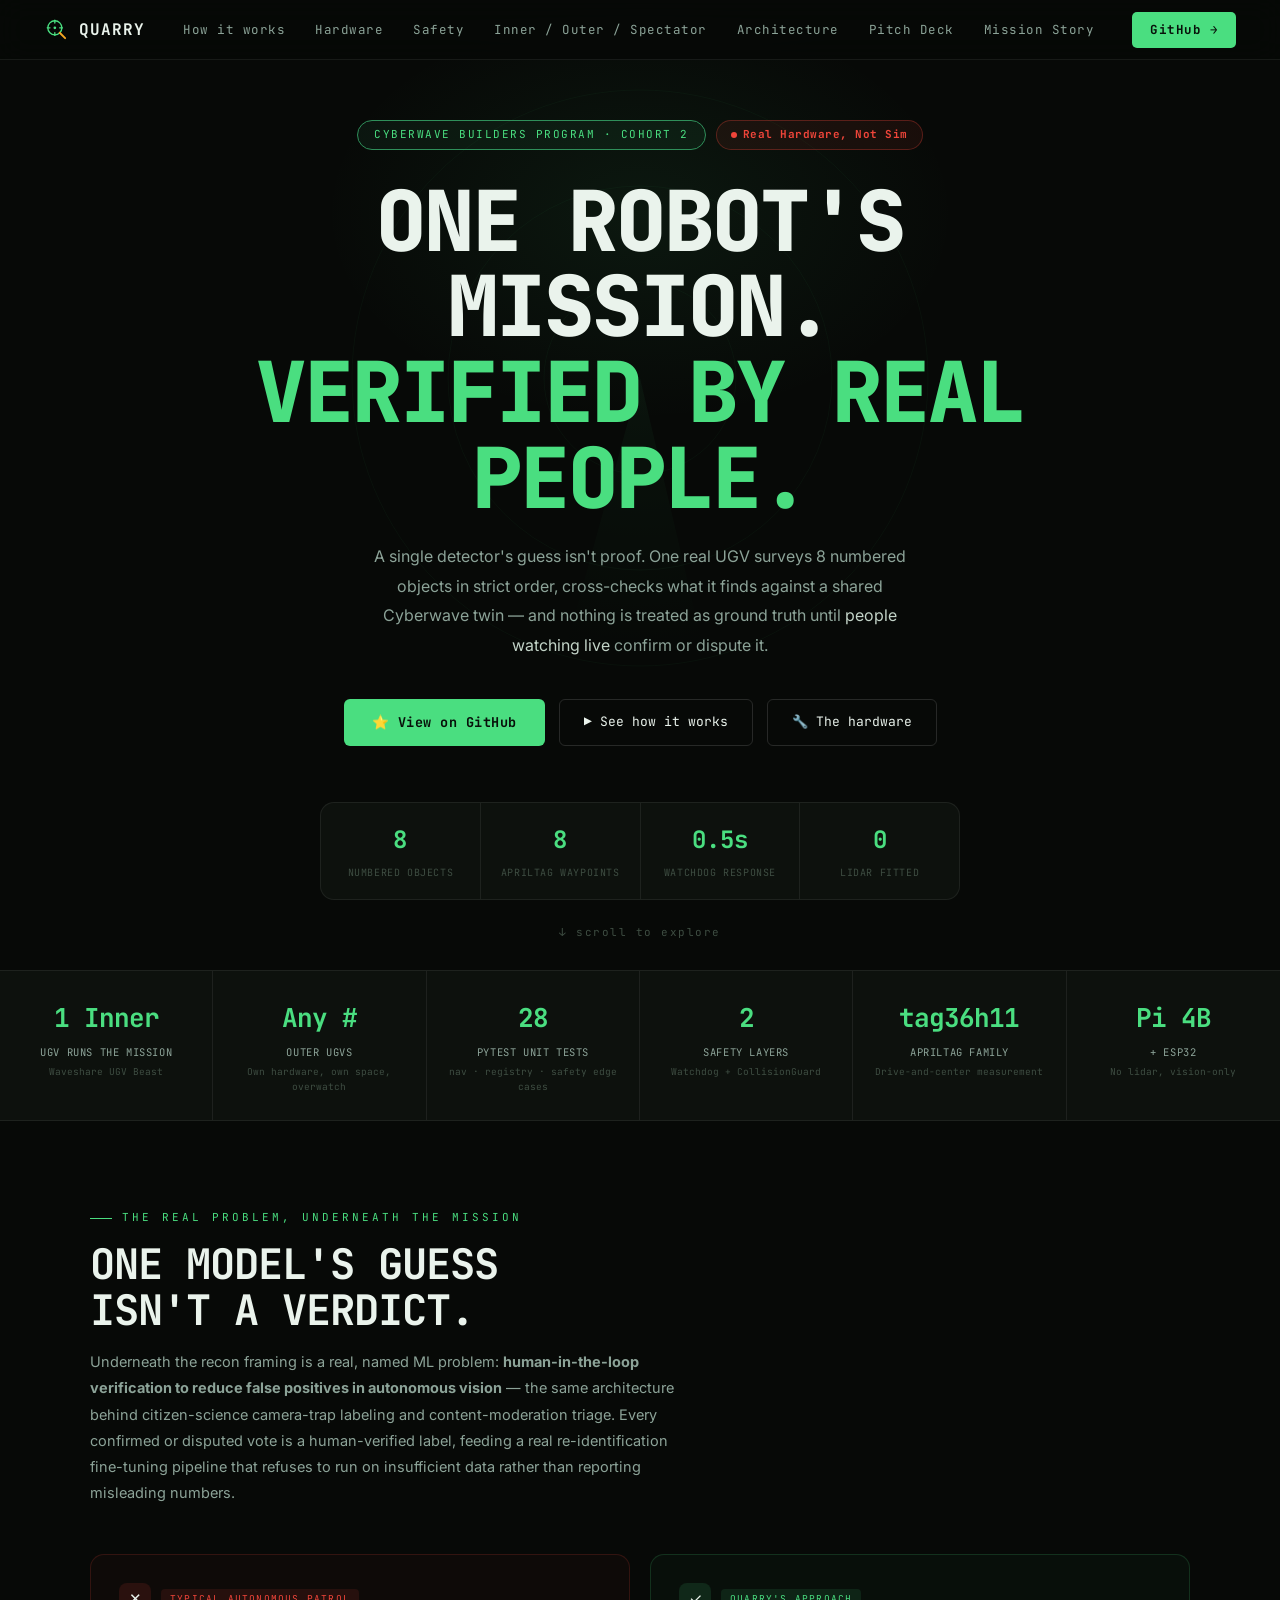
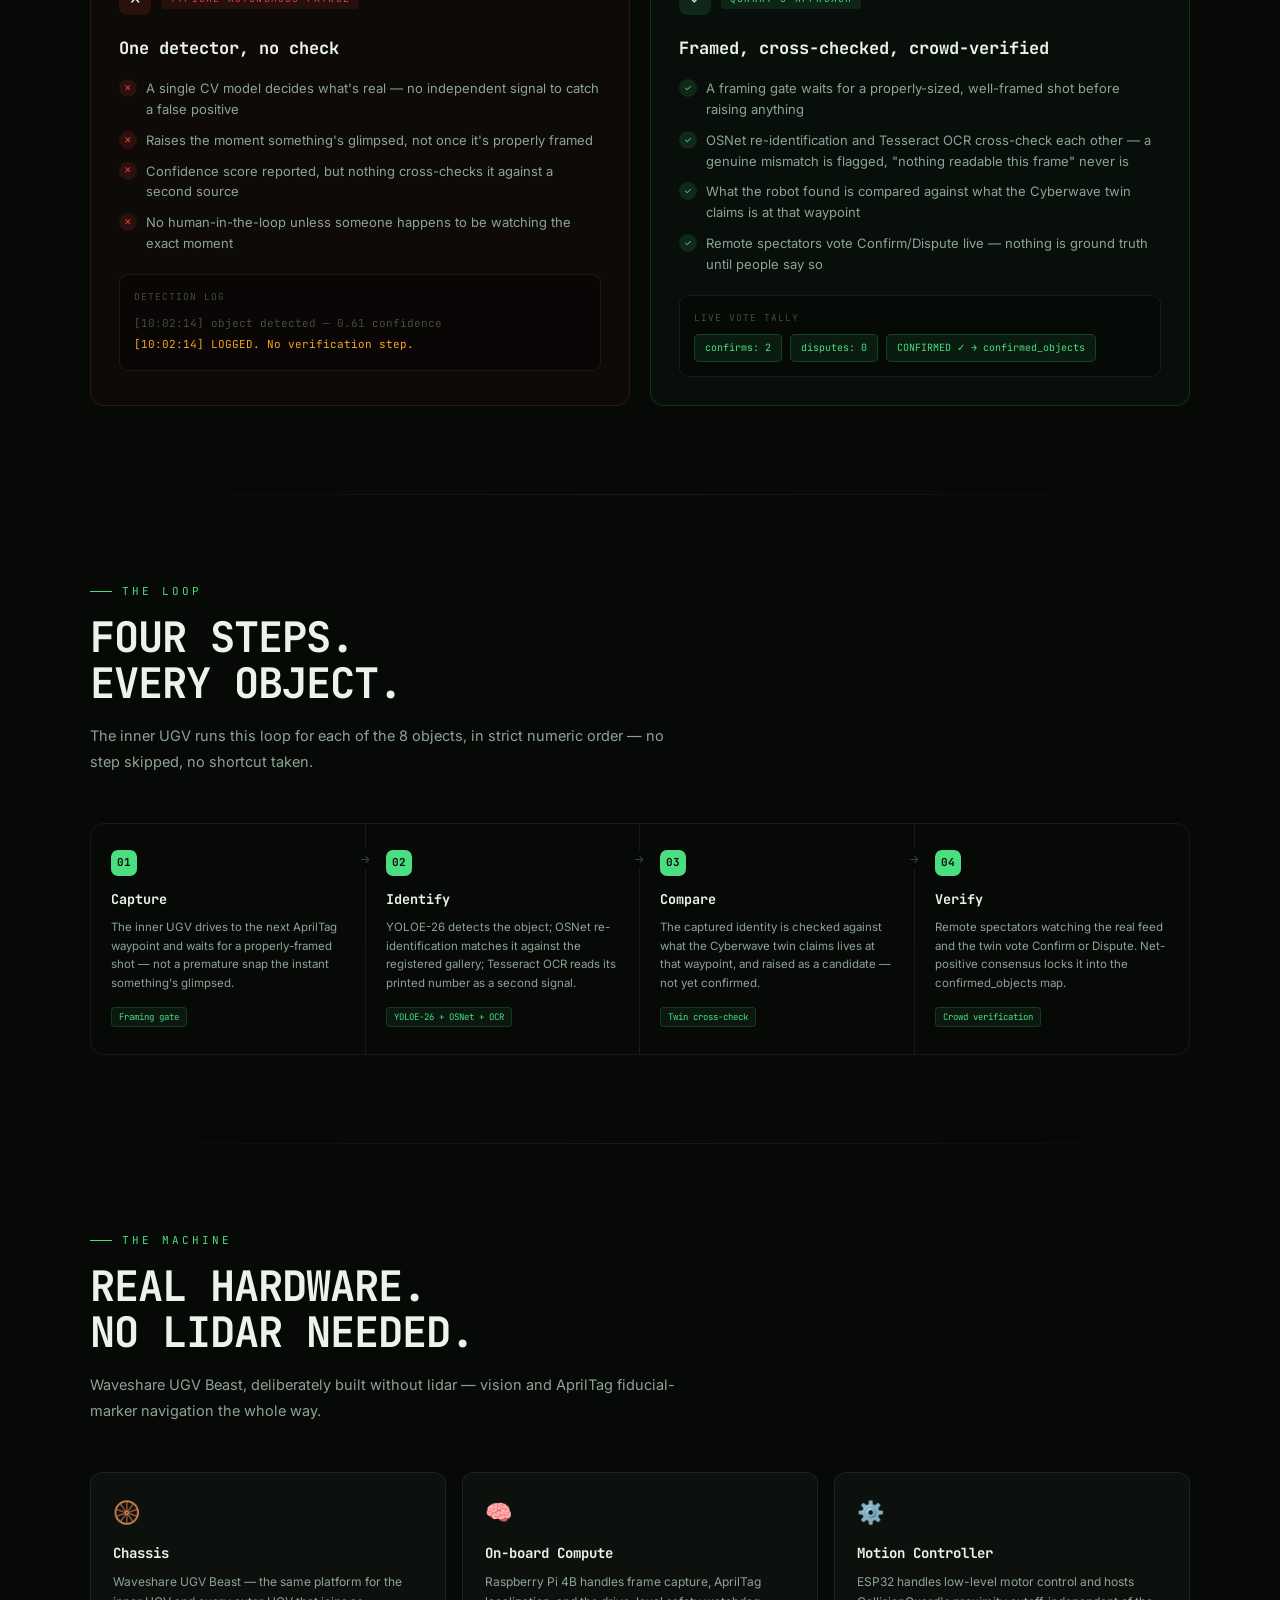
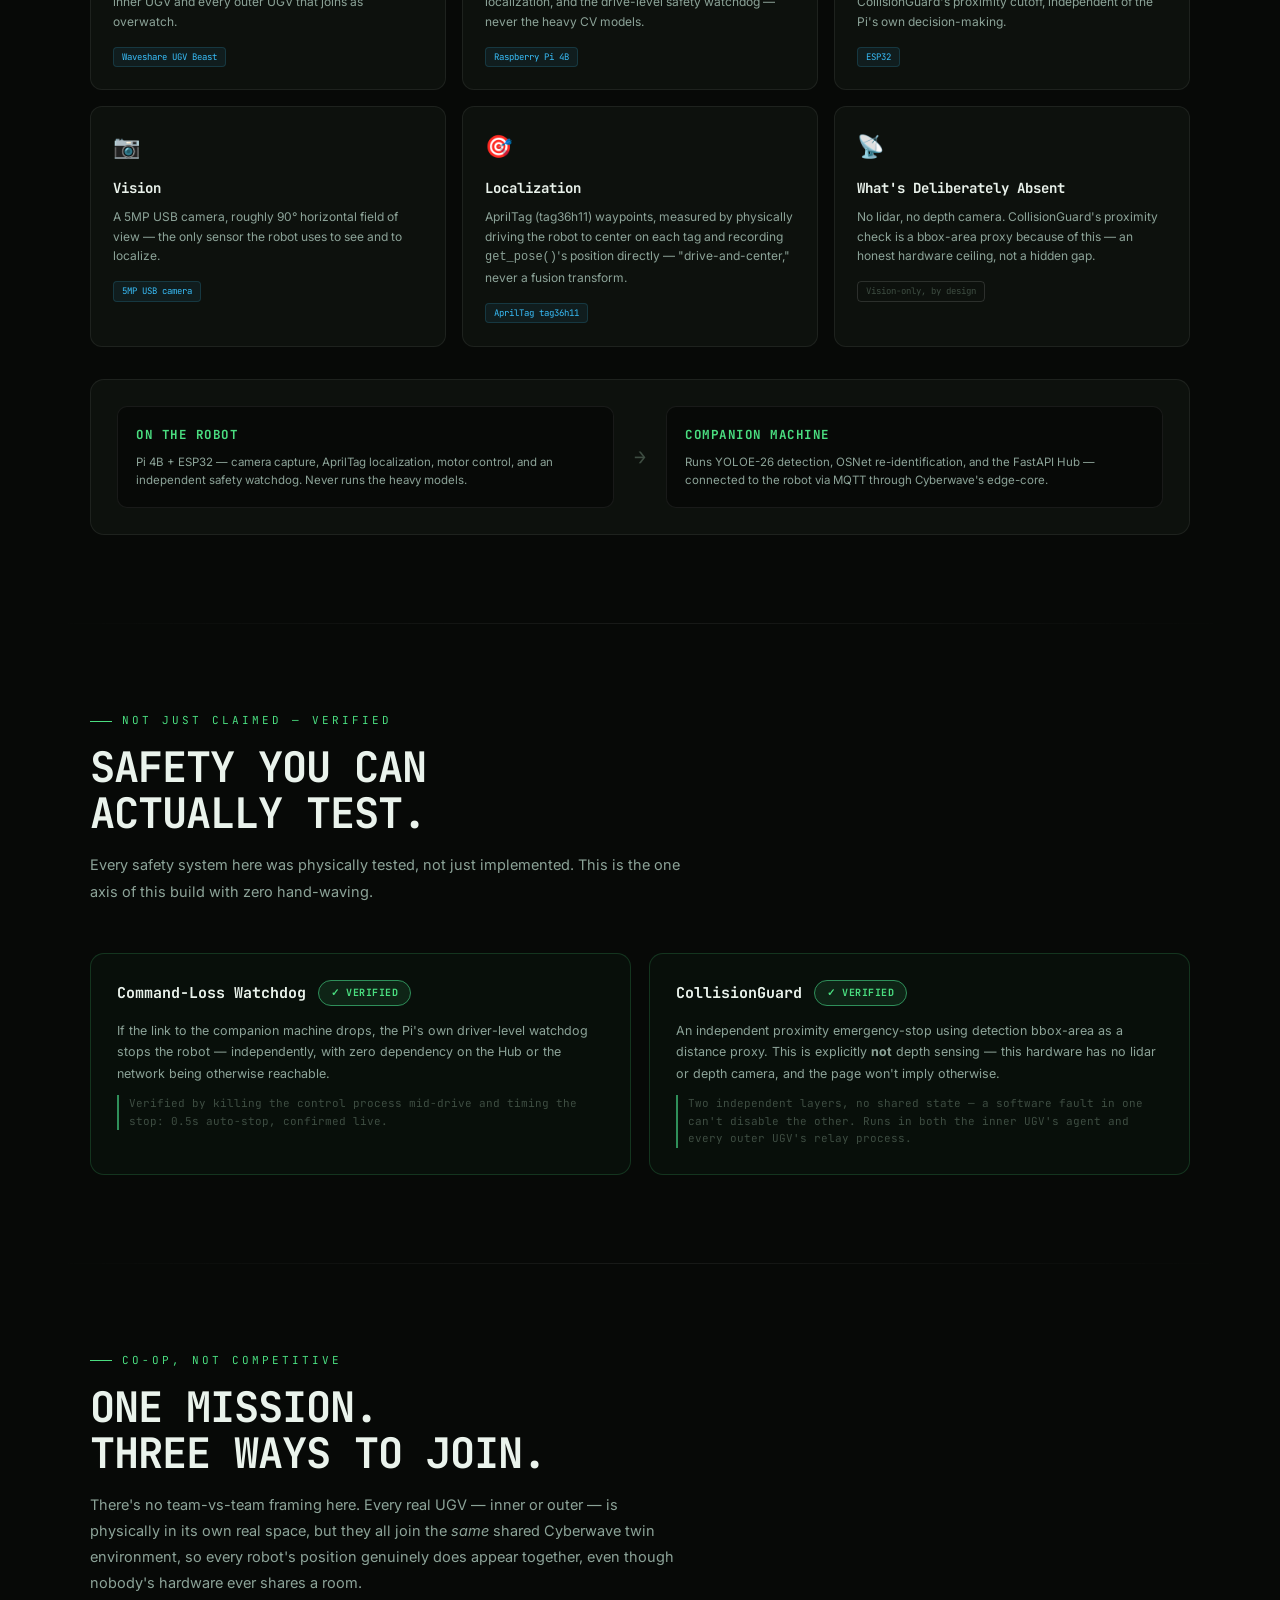
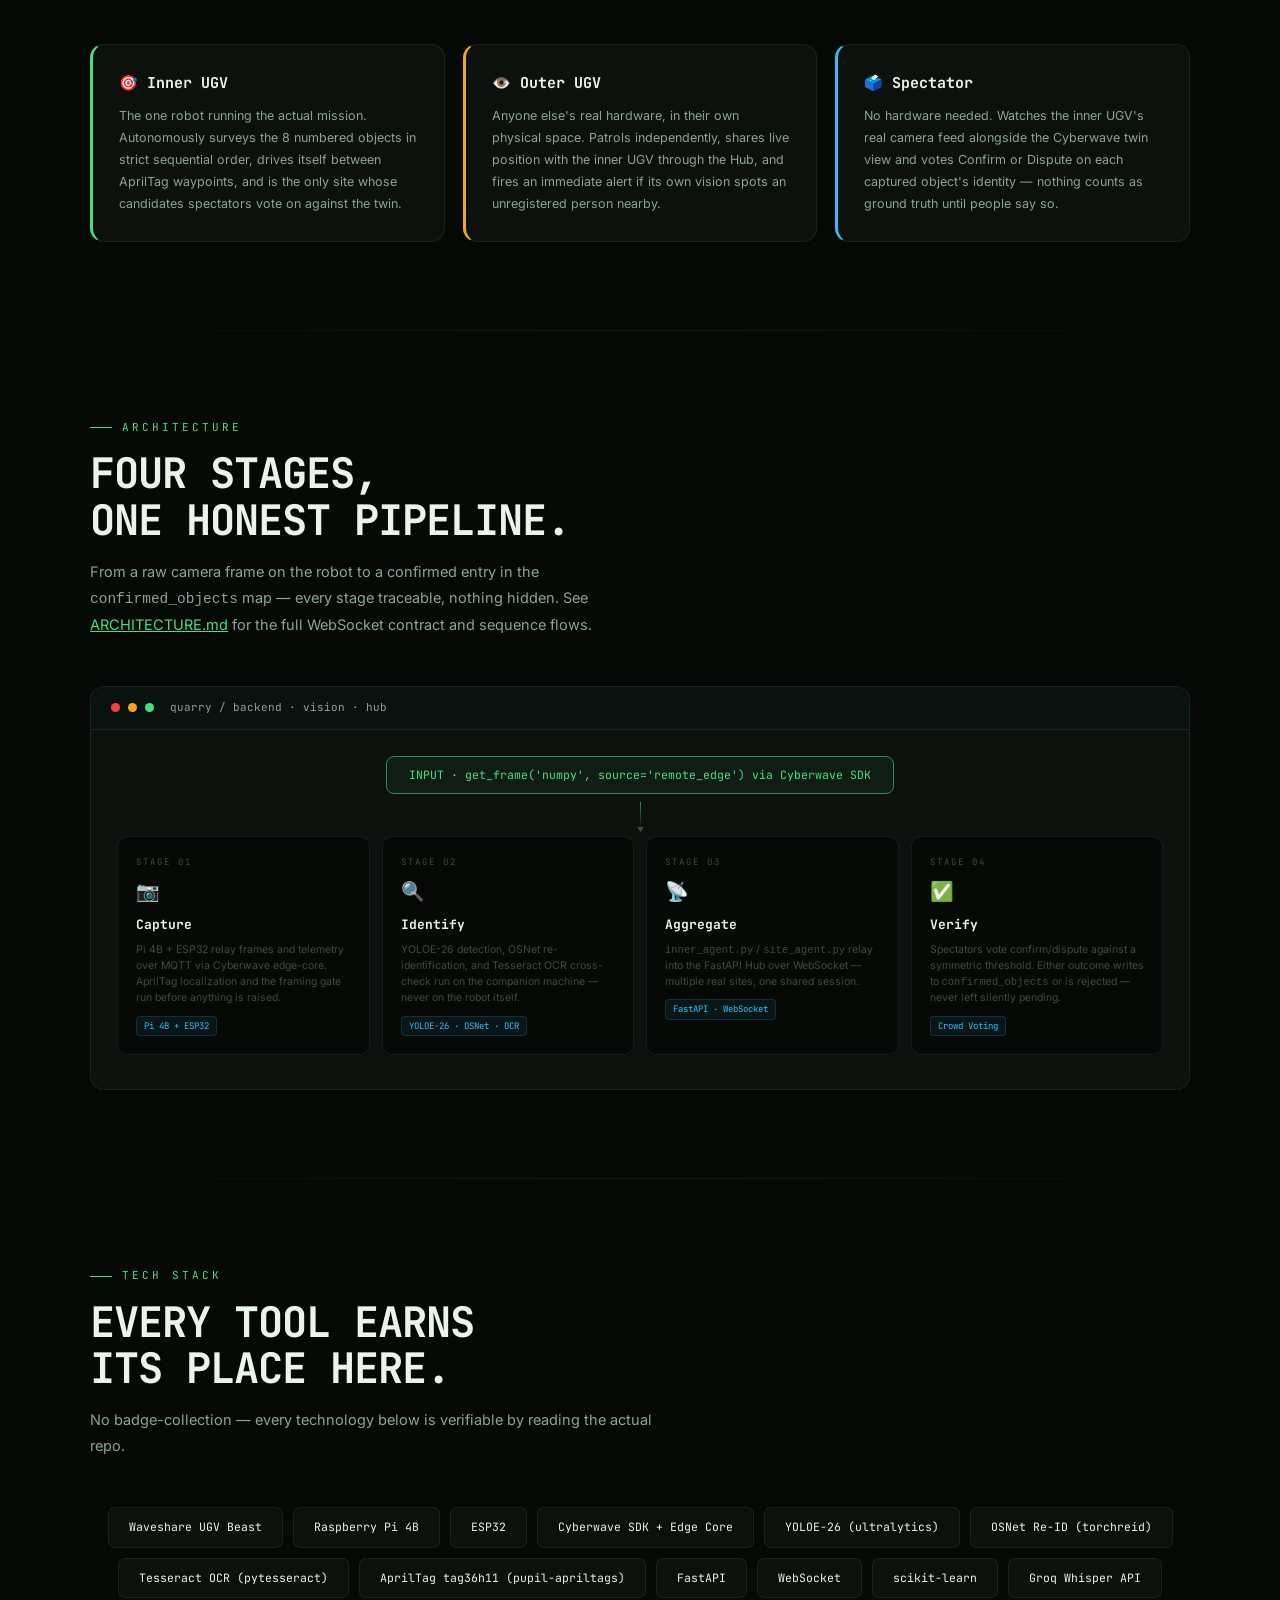
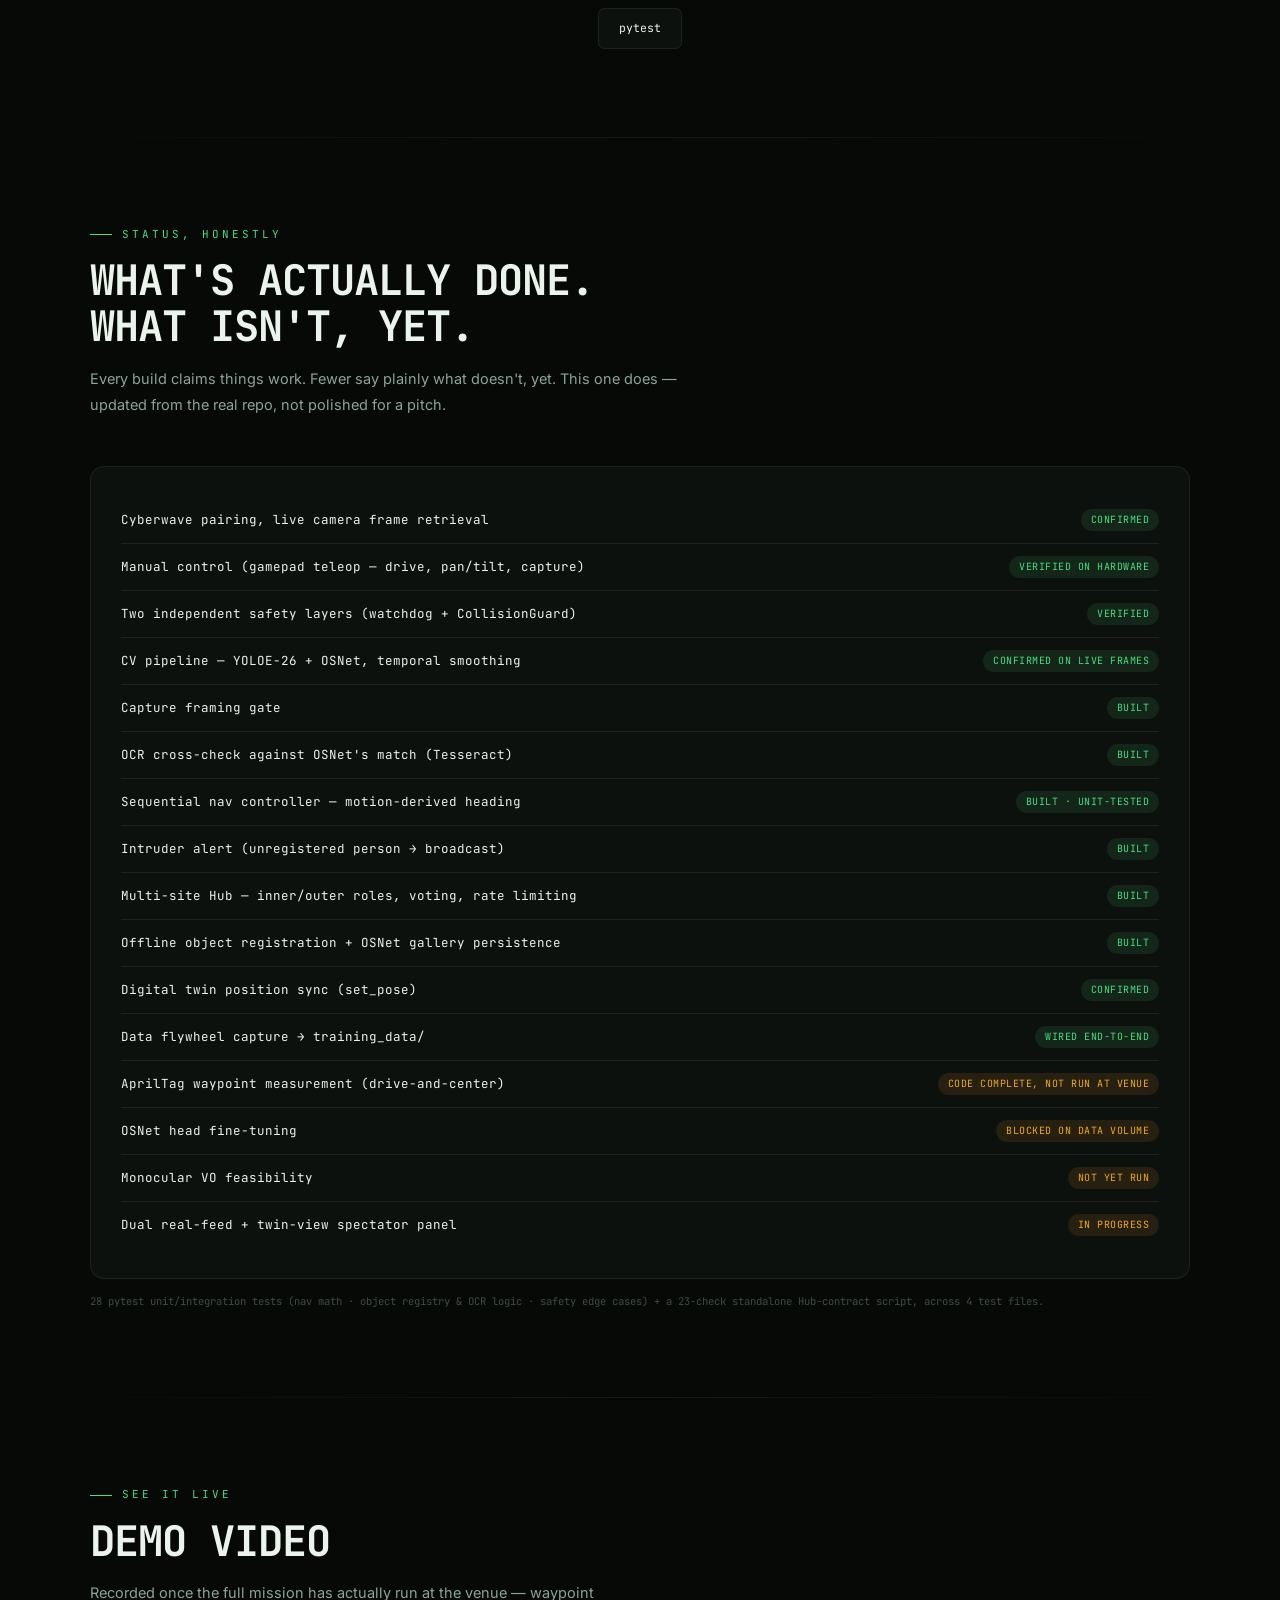
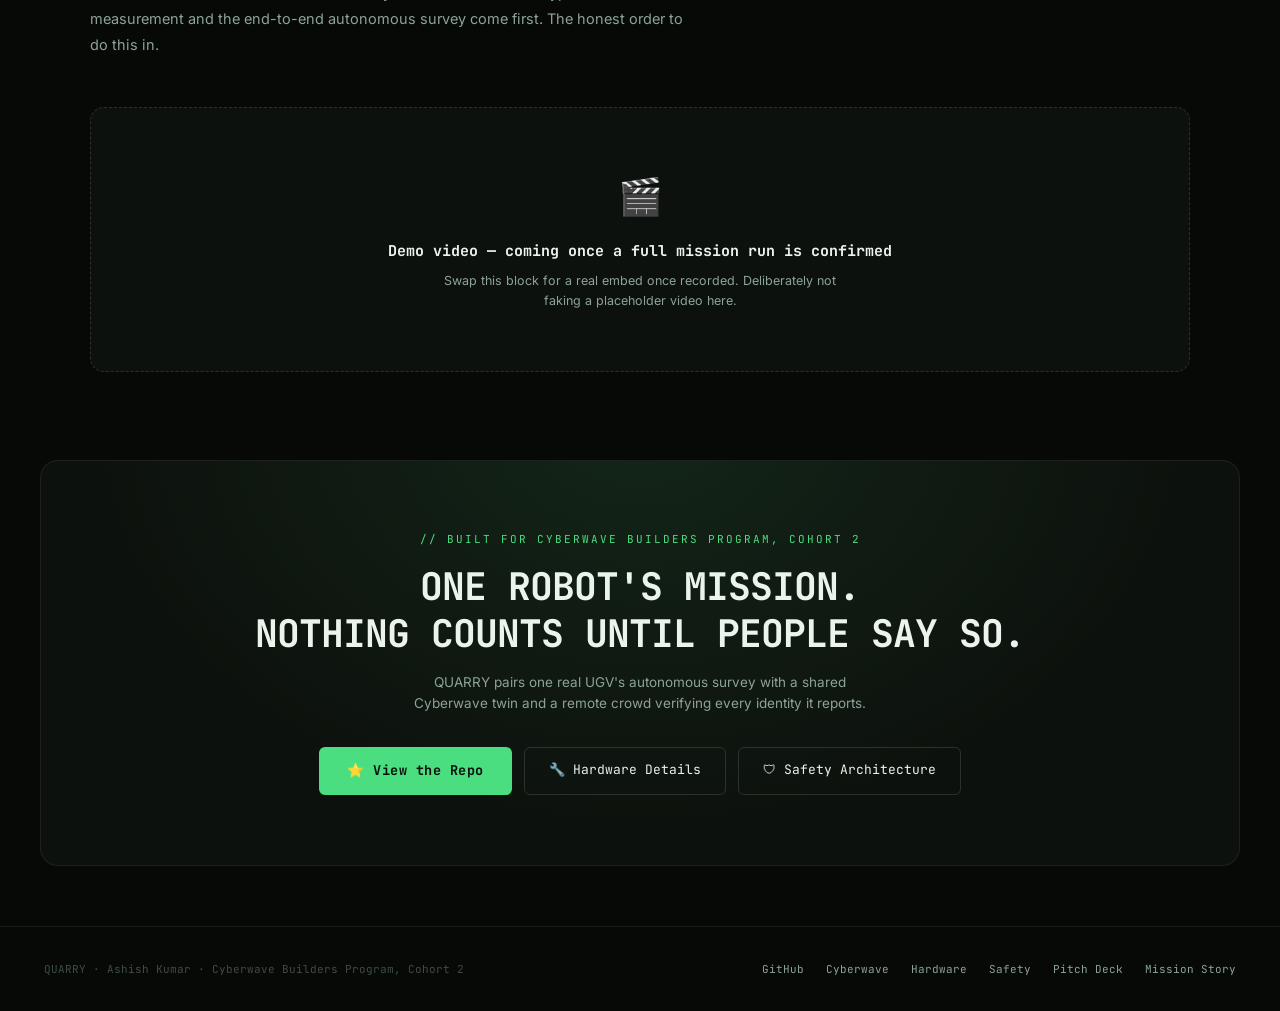
<file: docs/index.html>
<!DOCTYPE html>
<html lang="en">
<head>
<meta charset="UTF-8">
<meta name="viewport" content="width=device-width, initial-scale=1.0">
<title>QUARRY — One Robot's Real Mission, Verified by Real People</title>
<meta name="description" content="QUARRY — a real Waveshare UGV Beast autonomously surveys 8 numbered objects, cross-checked against a shared Cyberwave twin and verified by a remote crowd. Human-in-the-loop verification for autonomous vision. Cyberwave Builders Program, Cohort 2.">
<link rel="icon" href="data:image/svg+xml,%3Csvg xmlns='http://www.w3.org/2000/svg' viewBox='0 0 48 48'%3E%3Crect width='48' height='48' rx='10' fill='%23070907'/%3E%3Ccircle cx='20' cy='20' r='13' fill='none' stroke='%234ADE80' stroke-width='2.5'/%3E%3Cline x1='20' y1='6' x2='20' y2='11' stroke='%234ADE80' stroke-width='2.5' stroke-linecap='round'/%3E%3Cline x1='20' y1='29' x2='20' y2='34' stroke='%234ADE80' stroke-width='2.5' stroke-linecap='round'/%3E%3Cline x1='6' y1='20' x2='11' y2='20' stroke='%234ADE80' stroke-width='2.5' stroke-linecap='round'/%3E%3Cline x1='29' y1='20' x2='34' y2='20' stroke='%234ADE80' stroke-width='2.5' stroke-linecap='round'/%3E%3Ccircle cx='20' cy='20' r='2.5' fill='%234ADE80'/%3E%3Cline x1='29' y1='29' x2='39' y2='39' stroke='%23F5A623' stroke-width='3.5' stroke-linecap='round'/%3E%3C/svg%3E">
<link rel="preconnect" href="https://fonts.googleapis.com">
<link href="https://fonts.googleapis.com/css2?family=JetBrains+Mono:wght@400;500;600;700;800&family=Inter:wght@300;400;500;600;700&display=swap" rel="stylesheet">
<style>
*,*::before,*::after{box-sizing:border-box;margin:0;padding:0}
:root{
  --bg:#070907;--s1:#0d110d;--s2:#111611;--s3:#151b14;
  --border:rgba(255,255,255,0.07);--border2:rgba(255,255,255,0.13);
  --green:#4ADE80;--green-dim:#2F8F5A;--amber:#F5A623;--red:#F0453A;--blue:#38BDF8;
  --text:#EAF3EC;--text2:#8CA398;--text3:#3E4D42;
  --mono:'JetBrains Mono',monospace;--sans:'Inter',sans-serif;
  --glow-green:rgba(74,222,128,0.14);
}
html{scroll-behavior:smooth}
body{background:var(--bg);color:var(--text);font-family:var(--sans);overflow-x:hidden;line-height:1.6}
::-webkit-scrollbar{width:5px}
::-webkit-scrollbar-track{background:transparent}
::-webkit-scrollbar-thumb{background:var(--border2);border-radius:3px}
a{color:inherit}

/* ── LOADER ── */
#loader{position:fixed;inset:0;background:#070907;z-index:9999;display:flex;align-items:center;justify-content:center;transition:opacity .5s,visibility .5s}
#loader.hidden{opacity:0;visibility:hidden}
.loader-inner{display:flex;flex-direction:column;align-items:center;gap:16px}
.loader-radar{position:relative;width:64px;height:64px;display:flex;align-items:center;justify-content:center}
.l-ring{position:absolute;border-radius:50%;border:1.5px solid var(--green);animation:lpulse 2.2s ease-out infinite}
.l-ring.r1{width:64px;height:64px}
.l-ring.r2{width:44px;height:44px;animation-delay:.45s}
.l-ring.r3{width:26px;height:26px;animation-delay:.9s}
@keyframes lpulse{0%{transform:scale(.6);opacity:.8}60%{transform:scale(1.1);opacity:.15}100%{transform:scale(1.2);opacity:0}}
.l-dot{width:8px;height:8px;border-radius:50%;background:var(--green);box-shadow:0 0 12px var(--green)}
.loader-word{font-family:var(--mono);font-size:22px;font-weight:800;letter-spacing:1px}
.loader-word span{color:var(--green)}
.loader-tick{font-family:var(--mono);font-size:11px;color:var(--green);opacity:.65;letter-spacing:.5px;min-height:16px}

/* ── NAV ── */
nav{position:fixed;top:0;left:0;right:0;z-index:100;display:flex;align-items:center;justify-content:space-between;padding:0 44px;height:60px;background:rgba(7,9,7,.85);backdrop-filter:blur(14px);border-bottom:1px solid var(--border)}
.nav-logo{display:flex;align-items:center;gap:9px;text-decoration:none}
.nav-logo svg{width:26px;height:26px;flex-shrink:0}
.nav-logo-name{font-family:var(--mono);font-size:16px;font-weight:700;letter-spacing:1px}
.nav-links{display:flex;align-items:center;gap:30px}
.nav-links a{font-size:12.5px;font-family:var(--mono);color:var(--text2);text-decoration:none;letter-spacing:.5px;transition:color .2s}
.nav-links a:hover{color:var(--text)}
.nav-cta{background:var(--green);color:#08110A;font-family:var(--mono);font-size:12.5px;font-weight:700;padding:8px 18px;border-radius:5px;text-decoration:none;letter-spacing:.5px;transition:filter .15s}
.nav-cta:hover{filter:brightness(1.1)}
@media(max-width:860px){.nav-links{display:none}nav{padding:0 20px}}

/* ── HERO ── */
.hero{min-height:100vh;display:flex;flex-direction:column;align-items:center;justify-content:center;text-align:center;padding:120px 24px 70px;position:relative;overflow:hidden}
#hero-canvas{position:absolute;inset:0;opacity:.5}
.hero-glow{position:absolute;top:22%;left:50%;transform:translate(-50%,-50%);width:640px;height:420px;background:radial-gradient(ellipse,rgba(74,222,128,.07) 0%,transparent 70%);pointer-events:none}
.hero-inner{position:relative;z-index:1;max-width:860px}
.hero-badges{display:flex;gap:10px;justify-content:center;flex-wrap:wrap;margin-bottom:28px}
.hero-tag{border:1px solid var(--green-dim);background:rgba(74,222,128,.06);color:var(--green);border-radius:20px;padding:5px 16px;font-family:var(--mono);font-size:11px;letter-spacing:1.5px;text-transform:uppercase}
.live-pill{display:inline-flex;align-items:center;gap:6px;background:rgba(240,69,58,.08);border:1px solid rgba(240,69,58,.3);color:var(--red);border-radius:20px;padding:5px 14px;font-family:var(--mono);font-size:11px;font-weight:700;letter-spacing:.5px}
.live-dot{width:6px;height:6px;border-radius:50%;background:var(--red);animation:pulse 1.5s ease-in-out infinite}
@keyframes pulse{0%,100%{opacity:1;transform:scale(1)}50%{opacity:.45;transform:scale(.8)}}
.hero h1{font-family:var(--mono);font-size:clamp(38px,7.5vw,84px);font-weight:800;letter-spacing:-2px;line-height:1.02;margin-bottom:22px}
.hero h1 .accent{color:var(--green)}
.hero-quote{font-size:16px;color:var(--text2);max-width:560px;margin:0 auto 38px;line-height:1.85}
.hero-quote em{color:#c3d4c8;font-style:normal}
.hero-btns{display:flex;gap:14px;flex-wrap:wrap;justify-content:center;margin-bottom:56px}
.btn-primary{background:var(--green);color:#08110A;padding:13px 28px;border-radius:6px;text-decoration:none;font-weight:700;font-size:13.5px;font-family:var(--mono);letter-spacing:.5px;transition:transform .15s,box-shadow .15s}
.btn-primary:hover{transform:translateY(-2px);box-shadow:0 10px 30px rgba(74,222,128,.25)}
.btn-outline{border:1px solid var(--border2);color:var(--text);padding:12px 24px;border-radius:6px;text-decoration:none;font-size:13px;font-family:var(--mono);transition:all .15s}
.btn-outline:hover{border-color:var(--green-dim);color:var(--green)}
.hero-stats{display:flex;gap:0;justify-content:center;background:var(--s1);border:1px solid var(--border);border-radius:14px;overflow:hidden;max-width:640px;margin:0 auto}
.hero-stat{flex:1;padding:18px 16px;text-align:center;border-right:1px solid var(--border)}
.hero-stat:last-child{border-right:none}
.hero-stat-num{font-family:var(--mono);font-size:24px;font-weight:700;color:var(--green)}
.hero-stat-lbl{font-size:10px;color:var(--text3);margin-top:5px;letter-spacing:.6px;text-transform:uppercase;font-family:var(--mono)}
.hero-scroll{position:absolute;bottom:28px;left:50%;transform:translateX(-50%);color:var(--text3);font-size:11px;font-family:var(--mono);letter-spacing:1.5px;animation:bounce 2.5s ease-in-out infinite}
@keyframes bounce{0%,100%{transform:translateX(-50%) translateY(0)}50%{transform:translateX(-50%) translateY(7px)}}

/* ── STATS STRIP ── */
.stats-strip{background:var(--s1);border-top:1px solid var(--border);border-bottom:1px solid var(--border);display:grid;grid-template-columns:repeat(6,1fr)}
.stat-item{text-align:center;padding:26px 12px;border-right:1px solid var(--border);transition:background .2s}
.stat-item:last-child{border-right:none}
.stat-item:hover{background:var(--s2)}
.stat-item .val{font-family:var(--mono);font-size:26px;font-weight:700;color:var(--green);display:block;letter-spacing:-1px}
.stat-item .lbl{font-size:10.5px;color:var(--text2);margin-top:6px;display:block;text-transform:uppercase;letter-spacing:.6px;font-family:var(--mono)}
.stat-item .sub{font-size:9.5px;color:var(--text3);display:block;margin-top:3px;font-family:var(--mono)}
@media(max-width:860px){.stats-strip{grid-template-columns:repeat(3,1fr)}}

/* ── SECTIONS ── */
section{padding:88px 40px;max-width:1180px;margin:0 auto}
.eyebrow{font-family:var(--mono);font-size:11px;letter-spacing:3px;text-transform:uppercase;color:var(--green);margin-bottom:14px;display:flex;align-items:center;gap:10px}
.eyebrow::before{content:'';width:22px;height:1px;background:var(--green)}
.stitle{font-family:var(--mono);font-size:clamp(26px,4vw,42px);font-weight:700;letter-spacing:-1px;line-height:1.1;margin-bottom:16px}
.ssub{color:var(--text2);font-size:14.5px;line-height:1.8;max-width:600px;margin-bottom:48px}
.divider{height:1px;background:linear-gradient(90deg,transparent,var(--border),transparent);max-width:1180px;margin:0 auto}

/* ── PROBLEM/SOLUTION ── */
.ps-grid{display:grid;grid-template-columns:1fr 1fr;gap:20px}
.ps-card{border-radius:14px;padding:28px;position:relative;overflow:hidden;border:1px solid var(--border)}
.ps-card.bad{background:rgba(240,69,58,.03);border-color:rgba(240,69,58,.16)}
.ps-card.good{background:rgba(74,222,128,.03);border-color:rgba(74,222,128,.16)}
.ps-head{display:flex;align-items:center;gap:10px;margin-bottom:20px}
.ps-icon{width:32px;height:32px;border-radius:8px;display:flex;align-items:center;justify-content:center;font-size:15px}
.bad .ps-icon{background:rgba(240,69,58,.12)}
.good .ps-icon{background:rgba(74,222,128,.12)}
.ps-label{font-family:var(--mono);font-size:9.5px;text-transform:uppercase;letter-spacing:1.2px;padding:2px 9px;border-radius:4px}
.bad .ps-label{color:var(--red);background:rgba(240,69,58,.1)}
.good .ps-label{color:var(--green);background:rgba(74,222,128,.1)}
.ps-card h3{font-family:var(--mono);font-size:17px;font-weight:700;margin-bottom:16px}
.ps-item{display:flex;gap:9px;font-size:13px;color:var(--text2);margin-bottom:10px;line-height:1.6}
.ps-dot{width:18px;height:18px;border-radius:50%;flex-shrink:0;display:flex;align-items:center;justify-content:center;font-size:9px;margin-top:1px}
.bad .ps-dot{background:rgba(240,69,58,.12);color:var(--red)}
.good .ps-dot{background:rgba(74,222,128,.12);color:var(--green)}
.ps-mockup{margin-top:20px;border-radius:9px;background:rgba(0,0,0,.3);border:1px solid var(--border);padding:14px}
.ps-mockup-title{font-family:var(--mono);font-size:9.5px;color:var(--text3);letter-spacing:1px;text-transform:uppercase;margin-bottom:9px}
.mock-line{font-family:var(--mono);font-size:11px;color:var(--text3);padding:2px 0}
.mock-line.hi{color:var(--amber)}
.tally-mock{display:flex;gap:8px;flex-wrap:wrap}
.tally-chip{background:rgba(74,222,128,.08);border:1px solid rgba(74,222,128,.2);border-radius:5px;padding:5px 10px;font-family:var(--mono);font-size:10px;color:var(--green)}
@media(max-width:860px){.ps-grid{grid-template-columns:1fr}}

/* ── STEPS ── */
.steps-row{display:grid;grid-template-columns:repeat(4,1fr);border:1px solid var(--border);border-radius:14px;overflow:hidden;margin-top:8px}
.step-card{padding:26px 20px;border-right:1px solid var(--border);position:relative;transition:background .2s}
.step-card:last-child{border-right:none}
.step-card:hover{background:var(--s2)}
.step-card:not(:last-child)::after{content:'→';position:absolute;top:26px;right:-9px;font-size:11px;color:var(--text3);z-index:2;background:var(--bg);padding:1px 3px}
.step-num{width:26px;height:26px;border-radius:7px;background:var(--green);color:#08110A;display:flex;align-items:center;justify-content:center;font-family:var(--mono);font-size:11px;font-weight:700;margin-bottom:13px}
.step-card h3{font-family:var(--mono);font-size:13.5px;font-weight:700;margin-bottom:8px}
.step-card p{font-size:11.5px;color:var(--text2);line-height:1.6;margin-bottom:10px}
.step-tag{display:inline-block;font-family:var(--mono);font-size:9px;color:var(--green);background:rgba(74,222,128,.07);border:1px solid rgba(74,222,128,.16);border-radius:4px;padding:2px 7px}
@media(max-width:900px){.steps-row{grid-template-columns:repeat(2,1fr)}.step-card:nth-child(2n)::after{display:none}}
@media(max-width:600px){.steps-row{grid-template-columns:1fr}.step-card::after{display:none}}

/* ── HARDWARE ── */
.hw-grid{display:grid;grid-template-columns:repeat(3,1fr);gap:16px}
.hw-card{background:var(--s1);border:1px solid var(--border);border-radius:12px;padding:22px;transition:all .2s}
.hw-card:hover{border-color:var(--green-dim);transform:translateY(-2px)}
.hw-icon{font-size:22px;margin-bottom:12px}
.hw-card h4{font-family:var(--mono);font-size:14px;font-weight:700;margin-bottom:8px}
.hw-card p{font-size:12px;color:var(--text2);line-height:1.65;margin-bottom:10px}
.hw-badge{display:inline-block;font-family:var(--mono);font-size:9px;color:var(--blue);background:rgba(56,189,248,.07);border:1px solid rgba(56,189,248,.16);border-radius:4px;padding:2px 8px}
.hw-badge.none{color:var(--text3);background:transparent;border-color:var(--border2)}
.split-compute{margin-top:32px;background:var(--s1);border:1px solid var(--border);border-radius:14px;padding:26px;display:flex;align-items:center;gap:20px;flex-wrap:wrap}
.sc-box{flex:1;min-width:220px;background:var(--bg);border:1px solid var(--border);border-radius:10px;padding:18px}
.sc-box h5{font-family:var(--mono);font-size:12.5px;color:var(--green);margin-bottom:8px;letter-spacing:.5px}
.sc-box p{font-size:11.5px;color:var(--text2);line-height:1.6}
.sc-arrow{font-family:var(--mono);color:var(--text3);font-size:20px}
@media(max-width:860px){.hw-grid{grid-template-columns:1fr 1fr}}
@media(max-width:600px){.hw-grid{grid-template-columns:1fr}}

/* ── SAFETY ── */
.safety-grid{display:grid;grid-template-columns:1fr 1fr;gap:18px}
.safety-card{background:rgba(74,222,128,.03);border:1px solid rgba(74,222,128,.18);border-radius:14px;padding:26px}
.safety-head{display:flex;align-items:center;gap:12px;margin-bottom:14px}
.verified-badge{display:inline-flex;align-items:center;gap:6px;background:rgba(74,222,128,.1);border:1px solid var(--green-dim);color:var(--green);border-radius:20px;padding:4px 12px;font-family:var(--mono);font-size:10px;font-weight:700;letter-spacing:.5px}
.safety-card h4{font-family:var(--mono);font-size:15px;font-weight:700}
.safety-card p{font-size:12.5px;color:var(--text2);line-height:1.75;margin-bottom:10px}
.safety-detail{font-family:var(--mono);font-size:11px;color:var(--text3);border-left:2px solid var(--green-dim);padding-left:10px;margin-top:10px}
@media(max-width:860px){.safety-grid{grid-template-columns:1fr}}

/* ── FLEET ── */
.fleet-grid{display:grid;grid-template-columns:1fr 1fr 1fr;gap:18px}
.fleet-card{background:var(--s1);border:1px solid var(--border);border-radius:14px;padding:26px}
.fleet-card.inner{border-left:3px solid var(--green)}
.fleet-card.outer{border-left:3px solid var(--amber)}
.fleet-card.spectator{border-left:3px solid var(--blue)}
.fleet-card h4{font-family:var(--mono);font-size:15px;font-weight:700;margin-bottom:10px}
.fleet-card p{font-size:12.5px;color:var(--text2);line-height:1.75}
@media(max-width:900px){.fleet-grid{grid-template-columns:1fr}}

/* ── ARCHITECTURE ── */
.arch{background:var(--s1);border:1px solid var(--border);border-radius:14px;overflow:hidden}
.arch-bar{background:#0a1210;padding:12px 20px;display:flex;align-items:center;gap:8px;border-bottom:1px solid var(--border);font-family:var(--mono);font-size:11px;color:var(--text2)}
.arch-dot{width:9px;height:9px;border-radius:50%}
.arch-body{padding:26px}
.arch-input{display:flex;justify-content:center;margin-bottom:8px}
.arch-input-box{background:rgba(74,222,128,.06);border:1px solid var(--green-dim);border-radius:8px;padding:9px 22px;font-family:var(--mono);font-size:11.5px;color:var(--green)}
.arch-arrow-v{width:1px;height:26px;background:linear-gradient(to bottom,var(--green-dim),transparent);margin:0 auto;position:relative}
.arch-arrow-v::after{content:'▼';position:absolute;bottom:-7px;left:50%;transform:translateX(-50%);font-size:7px;color:var(--text3)}
.arch-stages{display:grid;grid-template-columns:repeat(4,1fr);gap:12px;margin:8px 0}
.arch-stage{background:var(--bg);border:1px solid var(--border);border-radius:10px;padding:18px}
.arch-stage-num{font-family:var(--mono);font-size:9px;color:var(--text3);text-transform:uppercase;letter-spacing:2px;margin-bottom:8px}
.arch-stage-icon{font-size:19px;margin-bottom:7px}
.arch-stage h4{font-family:var(--mono);font-size:13px;font-weight:700;margin-bottom:6px}
.arch-stage-detail{font-size:10.5px;color:var(--text3);line-height:1.55}
.arch-stage-badge{display:inline-block;margin-top:9px;font-family:var(--mono);font-size:9px;color:var(--blue);background:rgba(56,189,248,.07);border:1px solid rgba(56,189,248,.16);border-radius:4px;padding:2px 7px}
@media(max-width:900px){.arch-stages{grid-template-columns:1fr 1fr}}
@media(max-width:600px){.arch-stages{grid-template-columns:1fr}}

/* ── TECH STACK ── */
.tech-pills{display:flex;flex-wrap:wrap;justify-content:center;gap:10px}
.tech-pill{background:var(--s1);border:1px solid var(--border);border-radius:7px;padding:10px 20px;font-family:var(--mono);font-size:11.5px;color:var(--text);transition:all .2s}
.tech-pill:hover{border-color:var(--green-dim);color:var(--green);background:rgba(74,222,128,.04)}

/* ── HONESTY ── */
.honest-box{background:var(--s1);border:1px solid var(--border);border-radius:14px;padding:30px}
.honest-row{display:flex;justify-content:space-between;align-items:center;padding:12px 0;border-bottom:1px solid var(--border);font-family:var(--mono);font-size:12.5px}
.honest-row:last-child{border-bottom:none}
.honest-status{font-size:10px;padding:3px 10px;border-radius:12px;letter-spacing:.5px}
.honest-status.done{color:var(--green);background:rgba(74,222,128,.1)}
.honest-status.progress{color:var(--amber);background:rgba(245,166,35,.1)}

/* ── DEMO ── */
.demo-box{background:var(--s1);border:1px dashed var(--border2);border-radius:14px;padding:60px 24px;text-align:center}
.demo-box .icon{font-size:36px;margin-bottom:14px}
.demo-box h4{font-family:var(--mono);font-size:15px;margin-bottom:8px}
.demo-box p{font-size:12.5px;color:var(--text2);max-width:420px;margin:0 auto}

/* ── CTA ── */
.cta-section{background:var(--s1);border:1px solid var(--border);border-radius:18px;padding:70px 40px;text-align:center;margin:0 40px 60px;position:relative;overflow:hidden}
.cta-section::before{content:'';position:absolute;inset:0;background:radial-gradient(ellipse at 50% -10%,rgba(74,222,128,.1),transparent 65%);pointer-events:none}
.cta-eyebrow{font-family:var(--mono);font-size:11px;letter-spacing:2px;text-transform:uppercase;color:var(--green);margin-bottom:14px}
.cta-section h2{font-family:var(--mono);font-size:clamp(24px,3.5vw,38px);font-weight:700;letter-spacing:-1px;margin-bottom:14px;line-height:1.25;position:relative}
.cta-section p{color:var(--text2);margin-bottom:32px;font-size:13.5px;max-width:480px;margin-left:auto;margin-right:auto;position:relative}
.cta-btns{display:flex;gap:12px;justify-content:center;flex-wrap:wrap;position:relative}

/* ── FOOTER ── */
footer{border-top:1px solid var(--border);padding:34px 44px;display:flex;align-items:center;justify-content:space-between;flex-wrap:wrap;gap:14px}
.footer-brand{font-family:var(--mono);font-size:11px;color:var(--text3)}
.footer-links{display:flex;gap:22px;flex-wrap:wrap}
footer a{font-family:var(--mono);font-size:11px;color:var(--text2);text-decoration:none;transition:color .2s}
footer a:hover{color:var(--green)}
</style>
</head>
<body>

<div id="loader">
  <div class="loader-inner">
    <div class="loader-radar">
      <div class="l-ring r1"></div><div class="l-ring r2"></div><div class="l-ring r3"></div>
      <div class="l-dot"></div>
    </div>
    <div class="loader-word">QUAR<span>RY</span></div>
    <div class="loader-tick" id="loader-tick">Pairing with Cyberwave…</div>
  </div>
</div>

<nav>
  <a href="#" class="nav-logo"><svg viewBox="0 0 48 48" fill="none" xmlns="http://www.w3.org/2000/svg" aria-label="QUARRY logo"><circle cx="20" cy="20" r="13" stroke="#4ADE80" stroke-width="2.5"/><line x1="20" y1="6" x2="20" y2="11" stroke="#4ADE80" stroke-width="2.5" stroke-linecap="round"/><line x1="20" y1="29" x2="20" y2="34" stroke="#4ADE80" stroke-width="2.5" stroke-linecap="round"/><line x1="6" y1="20" x2="11" y2="20" stroke="#4ADE80" stroke-width="2.5" stroke-linecap="round"/><line x1="29" y1="20" x2="34" y2="20" stroke="#4ADE80" stroke-width="2.5" stroke-linecap="round"/><circle cx="20" cy="20" r="2.5" fill="#4ADE80"/><line x1="29" y1="29" x2="39" y2="39" stroke="#F5A623" stroke-width="3.5" stroke-linecap="round"/></svg><span class="nav-logo-name">QUARRY</span></a>
  <div class="nav-links">
    <a href="#how">How it works</a>
    <a href="#hardware">Hardware</a>
    <a href="#safety">Safety</a>
    <a href="#roles">Inner / Outer / Spectator</a>
    <a href="#architecture">Architecture</a>
    <a href="pitch/">Pitch Deck</a>
    <a href="mission-story/">Mission Story</a>
  </div>
  <a href="https://github.com/ashish-doing/Quarry" target="_blank" class="nav-cta">GitHub →</a>
</nav>

<div class="hero">
  <canvas id="hero-canvas"></canvas>
  <div class="hero-glow"></div>
  <div class="hero-inner">
    <div class="hero-badges">
      <span class="hero-tag">Cyberwave Builders Program · Cohort 2</span>
      <span class="live-pill"><span class="live-dot"></span> Real Hardware, Not Sim</span>
    </div>
    <h1>ONE ROBOT'S MISSION.<br><span class="accent">VERIFIED BY REAL PEOPLE.</span></h1>
    <p class="hero-quote">
      A single detector's guess isn't proof. One real UGV surveys 8 numbered
      objects in strict order, cross-checks what it finds against a shared
      Cyberwave twin — and nothing is treated as ground truth until <em>people
      watching live</em> confirm or dispute it.
    </p>
    <div class="hero-btns">
      <a href="https://github.com/ashish-doing/Quarry" target="_blank" class="btn-primary">⭐ View on GitHub</a>
      <a href="#how" class="btn-outline">▶ See how it works</a>
      <a href="#hardware" class="btn-outline">🔧 The hardware</a>
    </div>
    <div class="hero-stats">
      <div class="hero-stat"><div class="hero-stat-num">8</div><div class="hero-stat-lbl">Numbered Objects</div></div>
      <div class="hero-stat"><div class="hero-stat-num">8</div><div class="hero-stat-lbl">AprilTag Waypoints</div></div>
      <div class="hero-stat"><div class="hero-stat-num">0.5s</div><div class="hero-stat-lbl">Watchdog Response</div></div>
      <div class="hero-stat"><div class="hero-stat-num">0</div><div class="hero-stat-lbl">LiDAR Fitted</div></div>
    </div>
  </div>
  <div class="hero-scroll">↓ scroll to explore</div>
</div>

<div class="stats-strip">
  <div class="stat-item"><span class="val">1 Inner</span><span class="lbl">UGV Runs the Mission</span><span class="sub">Waveshare UGV Beast</span></div>
  <div class="stat-item"><span class="val">Any #</span><span class="lbl">Outer UGVs</span><span class="sub">Own hardware, own space, overwatch</span></div>
  <div class="stat-item"><span class="val">28</span><span class="lbl">pytest Unit Tests</span><span class="sub">nav · registry · safety edge cases</span></div>
  <div class="stat-item"><span class="val">2</span><span class="lbl">Safety Layers</span><span class="sub">Watchdog + CollisionGuard</span></div>
  <div class="stat-item"><span class="val">tag36h11</span><span class="lbl">AprilTag Family</span><span class="sub">Drive-and-center measurement</span></div>
  <div class="stat-item"><span class="val">Pi 4B</span><span class="lbl">+ ESP32</span><span class="sub">No lidar, vision-only</span></div>
</div>

<section id="what">
  <div class="eyebrow">The Real Problem, Underneath the Mission</div>
  <h2 class="stitle">ONE MODEL'S GUESS<br>ISN'T A VERDICT.</h2>
  <p class="ssub">Underneath the recon framing is a real, named ML problem: <strong>human-in-the-loop verification to reduce false positives in autonomous vision</strong> — the same architecture behind citizen-science camera-trap labeling and content-moderation triage. Every confirmed or disputed vote is a human-verified label, feeding a real re-identification fine-tuning pipeline that refuses to run on insufficient data rather than reporting misleading numbers.</p>

  <div class="ps-grid">
    <div class="ps-card bad">
      <div class="ps-head"><div class="ps-icon">✕</div><span class="ps-label">Typical Autonomous Patrol</span></div>
      <h3>One detector, no check</h3>
      <div class="ps-item"><div class="ps-dot">✕</div><span>A single CV model decides what's real — no independent signal to catch a false positive</span></div>
      <div class="ps-item"><div class="ps-dot">✕</div><span>Raises the moment something's glimpsed, not once it's properly framed</span></div>
      <div class="ps-item"><div class="ps-dot">✕</div><span>Confidence score reported, but nothing cross-checks it against a second source</span></div>
      <div class="ps-item"><div class="ps-dot">✕</div><span>No human-in-the-loop unless someone happens to be watching the exact moment</span></div>
      <div class="ps-mockup">
        <div class="ps-mockup-title">Detection log</div>
        <div class="mock-line">[10:02:14] object detected — 0.61 confidence</div>
        <div class="mock-line hi">[10:02:14] LOGGED. No verification step.</div>
      </div>
    </div>
    <div class="ps-card good">
      <div class="ps-head"><div class="ps-icon">✓</div><span class="ps-label">QUARRY's Approach</span></div>
      <h3>Framed, cross-checked, crowd-verified</h3>
      <div class="ps-item"><div class="ps-dot">✓</div><span>A framing gate waits for a properly-sized, well-framed shot before raising anything</span></div>
      <div class="ps-item"><div class="ps-dot">✓</div><span>OSNet re-identification and Tesseract OCR cross-check each other — a genuine mismatch is flagged, "nothing readable this frame" never is</span></div>
      <div class="ps-item"><div class="ps-dot">✓</div><span>What the robot found is compared against what the Cyberwave twin claims is at that waypoint</span></div>
      <div class="ps-item"><div class="ps-dot">✓</div><span>Remote spectators vote Confirm/Dispute live — nothing is ground truth until people say so</span></div>
      <div class="ps-mockup">
        <div class="ps-mockup-title">Live vote tally</div>
        <div class="tally-mock">
          <span class="tally-chip">confirms: 2</span>
          <span class="tally-chip">disputes: 0</span>
          <span class="tally-chip">CONFIRMED ✓ → confirmed_objects</span>
        </div>
      </div>
    </div>
  </div>
</section>

<div class="divider"></div>

<section id="how">
  <div class="eyebrow">The Loop</div>
  <h2 class="stitle">FOUR STEPS.<br>EVERY OBJECT.</h2>
  <p class="ssub">The inner UGV runs this loop for each of the 8 objects, in strict numeric order — no step skipped, no shortcut taken.</p>
  <div class="steps-row">
    <div class="step-card">
      <div class="step-num">01</div>
      <h3>Capture</h3>
      <p>The inner UGV drives to the next AprilTag waypoint and waits for a properly-framed shot — not a premature snap the instant something's glimpsed.</p>
      <span class="step-tag">Framing gate</span>
    </div>
    <div class="step-card">
      <div class="step-num">02</div>
      <h3>Identify</h3>
      <p>YOLOE-26 detects the object; OSNet re-identification matches it against the registered gallery; Tesseract OCR reads its printed number as a second signal.</p>
      <span class="step-tag">YOLOE-26 + OSNet + OCR</span>
    </div>
    <div class="step-card">
      <div class="step-num">03</div>
      <h3>Compare</h3>
      <p>The captured identity is checked against what the Cyberwave twin claims lives at that waypoint, and raised as a candidate — not yet confirmed.</p>
      <span class="step-tag">Twin cross-check</span>
    </div>
    <div class="step-card">
      <div class="step-num">04</div>
      <h3>Verify</h3>
      <p>Remote spectators watching the real feed and the twin vote Confirm or Dispute. Net-positive consensus locks it into the confirmed_objects map.</p>
      <span class="step-tag">Crowd verification</span>
    </div>
  </div>
</section>

<div class="divider"></div>

<section id="hardware">
  <div class="eyebrow">The Machine</div>
  <h2 class="stitle">REAL HARDWARE.<br>NO LIDAR NEEDED.</h2>
  <p class="ssub">Waveshare UGV Beast, deliberately built without lidar — vision and AprilTag fiducial-marker navigation the whole way.</p>

  <div class="hw-grid">
    <div class="hw-card">
      <div class="hw-icon">🛞</div>
      <h4>Chassis</h4>
      <p>Waveshare UGV Beast — the same platform for the inner UGV and every outer UGV that joins as overwatch.</p>
      <span class="hw-badge">Waveshare UGV Beast</span>
    </div>
    <div class="hw-card">
      <div class="hw-icon">🧠</div>
      <h4>On-board Compute</h4>
      <p>Raspberry Pi 4B handles frame capture, AprilTag localization, and the drive-level safety watchdog — never the heavy CV models.</p>
      <span class="hw-badge">Raspberry Pi 4B</span>
    </div>
    <div class="hw-card">
      <div class="hw-icon">⚙️</div>
      <h4>Motion Controller</h4>
      <p>ESP32 handles low-level motor control and hosts CollisionGuard's proximity cutoff, independent of the Pi's own decision-making.</p>
      <span class="hw-badge">ESP32</span>
    </div>
    <div class="hw-card">
      <div class="hw-icon">📷</div>
      <h4>Vision</h4>
      <p>A 5MP USB camera, roughly 90° horizontal field of view — the only sensor the robot uses to see and to localize.</p>
      <span class="hw-badge">5MP USB camera</span>
    </div>
    <div class="hw-card">
      <div class="hw-icon">🎯</div>
      <h4>Localization</h4>
      <p>AprilTag (tag36h11) waypoints, measured by physically driving the robot to center on each tag and recording <code>get_pose()</code>'s position directly — "drive-and-center," never a fusion transform.</p>
      <span class="hw-badge">AprilTag tag36h11</span>
    </div>
    <div class="hw-card">
      <div class="hw-icon">📡</div>
      <h4>What's Deliberately Absent</h4>
      <p>No lidar, no depth camera. CollisionGuard's proximity check is a bbox-area proxy because of this — an honest hardware ceiling, not a hidden gap.</p>
      <span class="hw-badge none">Vision-only, by design</span>
    </div>
  </div>

  <div class="split-compute">
    <div class="sc-box"><h5>ON THE ROBOT</h5><p>Pi 4B + ESP32 — camera capture, AprilTag localization, motor control, and an independent safety watchdog. Never runs the heavy models.</p></div>
    <div class="sc-arrow">→</div>
    <div class="sc-box"><h5>COMPANION MACHINE</h5><p>Runs YOLOE-26 detection, OSNet re-identification, and the FastAPI Hub — connected to the robot via MQTT through Cyberwave's edge-core.</p></div>
  </div>
</section>

<div class="divider"></div>

<section id="safety">
  <div class="eyebrow">Not Just Claimed — Verified</div>
  <h2 class="stitle">SAFETY YOU CAN<br>ACTUALLY TEST.</h2>
  <p class="ssub">Every safety system here was physically tested, not just implemented. This is the one axis of this build with zero hand-waving.</p>

  <div class="safety-grid">
    <div class="safety-card">
      <div class="safety-head"><h4>Command-Loss Watchdog</h4><span class="verified-badge">✓ VERIFIED</span></div>
      <p>If the link to the companion machine drops, the Pi's own driver-level watchdog stops the robot — independently, with zero dependency on the Hub or the network being otherwise reachable.</p>
      <div class="safety-detail">Verified by killing the control process mid-drive and timing the stop: 0.5s auto-stop, confirmed live.</div>
    </div>
    <div class="safety-card">
      <div class="safety-head"><h4>CollisionGuard</h4><span class="verified-badge">✓ VERIFIED</span></div>
      <p>An independent proximity emergency-stop using detection bbox-area as a distance proxy. This is explicitly <strong>not</strong> depth sensing — this hardware has no lidar or depth camera, and the page won't imply otherwise.</p>
      <div class="safety-detail">Two independent layers, no shared state — a software fault in one can't disable the other. Runs in both the inner UGV's agent and every outer UGV's relay process.</div>
    </div>
  </div>
</section>

<div class="divider"></div>

<section id="roles">
  <div class="eyebrow">Co-op, Not Competitive</div>
  <h2 class="stitle">ONE MISSION.<br>THREE WAYS TO JOIN.</h2>
  <p class="ssub">There's no team-vs-team framing here. Every real UGV — inner or outer — is physically in its own real space, but they all join the <em>same</em> shared Cyberwave twin environment, so every robot's position genuinely does appear together, even though nobody's hardware ever shares a room.</p>

  <div class="fleet-grid">
    <div class="fleet-card inner">
      <h4>🎯 Inner UGV</h4>
      <p>The one robot running the actual mission. Autonomously surveys the 8 numbered objects in strict sequential order, drives itself between AprilTag waypoints, and is the only site whose candidates spectators vote on against the twin.</p>
    </div>
    <div class="fleet-card outer">
      <h4>👁️ Outer UGV</h4>
      <p>Anyone else's real hardware, in their own physical space. Patrols independently, shares live position with the inner UGV through the Hub, and fires an immediate alert if its own vision spots an unregistered person nearby.</p>
    </div>
    <div class="fleet-card spectator">
      <h4>🗳️ Spectator</h4>
      <p>No hardware needed. Watches the inner UGV's real camera feed alongside the Cyberwave twin view and votes Confirm or Dispute on each captured object's identity — nothing counts as ground truth until people say so.</p>
    </div>
  </div>
</section>

<div class="divider"></div>

<section id="architecture">
  <div class="eyebrow">Architecture</div>
  <h2 class="stitle">FOUR STAGES,<br>ONE HONEST PIPELINE.</h2>
  <p class="ssub">From a raw camera frame on the robot to a confirmed entry in the <code>confirmed_objects</code> map — every stage traceable, nothing hidden. See <a href="https://github.com/ashish-doing/Quarry/blob/main/ARCHITECTURE.md" target="_blank" style="color:var(--green)">ARCHITECTURE.md</a> for the full WebSocket contract and sequence flows.</p>
  <div class="arch">
    <div class="arch-bar">
      <div class="arch-dot" style="background:#F0453A"></div>
      <div class="arch-dot" style="background:#F5A623"></div>
      <div class="arch-dot" style="background:#4ADE80"></div>
      <span style="margin-left:8px">quarry / backend · vision · hub</span>
    </div>
    <div class="arch-body">
      <div class="arch-input"><div class="arch-input-box">INPUT · get_frame('numpy', source='remote_edge') via Cyberwave SDK</div></div>
      <div class="arch-arrow-v"></div>
      <div class="arch-stages">
        <div class="arch-stage">
          <div class="arch-stage-num">Stage 01</div>
          <div class="arch-stage-icon">📷</div>
          <h4>Capture</h4>
          <div class="arch-stage-detail">Pi 4B + ESP32 relay frames and telemetry over MQTT via Cyberwave edge-core. AprilTag localization and the framing gate run before anything is raised.</div>
          <span class="arch-stage-badge">Pi 4B + ESP32</span>
        </div>
        <div class="arch-stage">
          <div class="arch-stage-num">Stage 02</div>
          <div class="arch-stage-icon">🔍</div>
          <h4>Identify</h4>
          <div class="arch-stage-detail">YOLOE-26 detection, OSNet re-identification, and Tesseract OCR cross-check run on the companion machine — never on the robot itself.</div>
          <span class="arch-stage-badge">YOLOE-26 · OSNet · OCR</span>
        </div>
        <div class="arch-stage">
          <div class="arch-stage-num">Stage 03</div>
          <div class="arch-stage-icon">📡</div>
          <h4>Aggregate</h4>
          <div class="arch-stage-detail"><code>inner_agent.py</code> / <code>site_agent.py</code> relay into the FastAPI Hub over WebSocket — multiple real sites, one shared session.</div>
          <span class="arch-stage-badge">FastAPI · WebSocket</span>
        </div>
        <div class="arch-stage">
          <div class="arch-stage-num">Stage 04</div>
          <div class="arch-stage-icon">✅</div>
          <h4>Verify</h4>
          <div class="arch-stage-detail">Spectators vote confirm/dispute against a symmetric threshold. Either outcome writes to <code>confirmed_objects</code> or is rejected — never left silently pending.</div>
          <span class="arch-stage-badge">Crowd Voting</span>
        </div>
      </div>
    </div>
  </div>
</section>

<div class="divider"></div>

<section id="stack">
  <div class="eyebrow">Tech Stack</div>
  <h2 class="stitle">EVERY TOOL EARNS<br>ITS PLACE HERE.</h2>
  <p class="ssub">No badge-collection — every technology below is verifiable by reading the actual repo.</p>
  <div class="tech-pills">
    <span class="tech-pill">Waveshare UGV Beast</span>
    <span class="tech-pill">Raspberry Pi 4B</span>
    <span class="tech-pill">ESP32</span>
    <span class="tech-pill">Cyberwave SDK + Edge Core</span>
    <span class="tech-pill">YOLOE-26 (ultralytics)</span>
    <span class="tech-pill">OSNet Re-ID (torchreid)</span>
    <span class="tech-pill">Tesseract OCR (pytesseract)</span>
    <span class="tech-pill">AprilTag tag36h11 (pupil-apriltags)</span>
    <span class="tech-pill">FastAPI</span>
    <span class="tech-pill">WebSocket</span>
    <span class="tech-pill">scikit-learn</span>
    <span class="tech-pill">Groq Whisper API</span>
    <span class="tech-pill">pytest</span>
  </div>
</section>

<div class="divider"></div>

<section id="honesty">
  <div class="eyebrow">Status, Honestly</div>
  <h2 class="stitle">WHAT'S ACTUALLY DONE.<br>WHAT ISN'T, YET.</h2>
  <p class="ssub">Every build claims things work. Fewer say plainly what doesn't, yet. This one does — updated from the real repo, not polished for a pitch.</p>
  <div class="honest-box">
    <div class="honest-row"><span>Cyberwave pairing, live camera frame retrieval</span><span class="honest-status done">CONFIRMED</span></div>
    <div class="honest-row"><span>Manual control (gamepad teleop — drive, pan/tilt, capture)</span><span class="honest-status done">VERIFIED ON HARDWARE</span></div>
    <div class="honest-row"><span>Two independent safety layers (watchdog + CollisionGuard)</span><span class="honest-status done">VERIFIED</span></div>
    <div class="honest-row"><span>CV pipeline — YOLOE-26 + OSNet, temporal smoothing</span><span class="honest-status done">CONFIRMED ON LIVE FRAMES</span></div>
    <div class="honest-row"><span>Capture framing gate</span><span class="honest-status done">BUILT</span></div>
    <div class="honest-row"><span>OCR cross-check against OSNet's match (Tesseract)</span><span class="honest-status done">BUILT</span></div>
    <div class="honest-row"><span>Sequential nav controller — motion-derived heading</span><span class="honest-status done">BUILT · UNIT-TESTED</span></div>
    <div class="honest-row"><span>Intruder alert (unregistered person → broadcast)</span><span class="honest-status done">BUILT</span></div>
    <div class="honest-row"><span>Multi-site Hub — inner/outer roles, voting, rate limiting</span><span class="honest-status done">BUILT</span></div>
    <div class="honest-row"><span>Offline object registration + OSNet gallery persistence</span><span class="honest-status done">BUILT</span></div>
    <div class="honest-row"><span>Digital twin position sync (set_pose)</span><span class="honest-status done">CONFIRMED</span></div>
    <div class="honest-row"><span>Data flywheel capture → training_data/</span><span class="honest-status done">WIRED END-TO-END</span></div>
    <div class="honest-row"><span>AprilTag waypoint measurement (drive-and-center)</span><span class="honest-status progress">CODE COMPLETE, NOT RUN AT VENUE</span></div>
    <div class="honest-row"><span>OSNet head fine-tuning</span><span class="honest-status progress">BLOCKED ON DATA VOLUME</span></div>
    <div class="honest-row"><span>Monocular VO feasibility</span><span class="honest-status progress">NOT YET RUN</span></div>
    <div class="honest-row"><span>Dual real-feed + twin-view spectator panel</span><span class="honest-status progress">IN PROGRESS</span></div>
  </div>
  <p style="font-family:var(--mono);font-size:10.5px;color:var(--text3);margin-top:14px">28 pytest unit/integration tests (nav math · object registry &amp; OCR logic · safety edge cases) + a 23-check standalone Hub-contract script, across 4 test files.</p>
</section>

<div class="divider"></div>

<section id="demo">
  <div class="eyebrow">See It Live</div>
  <h2 class="stitle">DEMO VIDEO</h2>
  <p class="ssub">Recorded once the full mission has actually run at the venue — waypoint measurement and the end-to-end autonomous survey come first. The honest order to do this in.</p>
  <div class="demo-box">
    <div class="icon">🎬</div>
    <h4>Demo video — coming once a full mission run is confirmed</h4>
    <p>Swap this block for a real embed once recorded. Deliberately not faking a placeholder video here.</p>
  </div>
</section>

<div class="cta-section">
  <div class="cta-eyebrow">// Built for Cyberwave Builders Program, Cohort 2</div>
  <h2>ONE ROBOT'S MISSION.<br>NOTHING COUNTS UNTIL PEOPLE SAY SO.</h2>
  <p>QUARRY pairs one real UGV's autonomous survey with a shared Cyberwave twin and a remote crowd verifying every identity it reports.</p>
  <div class="cta-btns">
    <a href="https://github.com/ashish-doing/Quarry" target="_blank" class="btn-primary">⭐ View the Repo</a>
    <a href="#hardware" class="btn-outline">🔧 Hardware Details</a>
    <a href="#safety" class="btn-outline">🛡 Safety Architecture</a>
  </div>
</div>

<footer>
  <div class="footer-brand">QUARRY · Ashish Kumar · Cyberwave Builders Program, Cohort 2</div>
  <div class="footer-links">
    <a href="https://github.com/ashish-doing/Quarry" target="_blank">GitHub</a>
    <a href="https://cyberwave.com" target="_blank">Cyberwave</a>
    <a href="#hardware">Hardware</a>
    <a href="#safety">Safety</a>
    <a href="pitch/">Pitch Deck</a>
    <a href="mission-story/">Mission Story</a>
  </div>
</footer>

<script>
window.addEventListener('load', () => {
  const ticks = ["Pairing with Cyberwave…","Calibrating AprilTags…","Arming safety watchdog…","Ready."];
  let i = 0;
  const el = document.getElementById('loader-tick');
  const iv = setInterval(() => { i++; if (i < ticks.length && el) el.textContent = ticks[i]; else clearInterval(iv); }, 420);
  setTimeout(() => { document.getElementById('loader').classList.add('hidden'); }, 2000);
});

const canvas = document.getElementById('hero-canvas');
const ctx = canvas.getContext('2d');
let W, H;
function resize(){ W = canvas.width = window.innerWidth; H = canvas.height = window.innerHeight; }
resize();
window.addEventListener('resize', resize);
let sweep = 0;
function drawRadar(){
  ctx.clearRect(0,0,W,H);
  const cx = W/2, cy = H*0.42, r = Math.min(W,H)*0.32;
  for (let i=1;i<=3;i++){
    ctx.beginPath();
    ctx.arc(cx,cy,r*(i/3),0,Math.PI*2);
    ctx.strokeStyle = 'rgba(74,222,128,0.08)';
    ctx.lineWidth = 1;
    ctx.stroke();
  }
  const grad = ctx.createRadialGradient(cx,cy,0,cx,cy,r);
  grad.addColorStop(0,'rgba(74,222,128,0.10)');
  grad.addColorStop(1,'rgba(74,222,128,0)');
  ctx.save();
  ctx.beginPath();
  ctx.moveTo(cx,cy);
  ctx.arc(cx,cy,r,sweep,sweep+0.5);
  ctx.closePath();
  ctx.fillStyle = grad;
  ctx.fill();
  ctx.restore();
  sweep += 0.01;
  requestAnimationFrame(drawRadar);
}
drawRadar();

const obs = new IntersectionObserver((entries) => {
  entries.forEach(e => { if (e.isIntersecting) e.target.style.opacity = '1'; });
}, {threshold:0.08});
document.querySelectorAll('section').forEach(s => obs.observe(s));
</script>
</body>
</html>
</file>
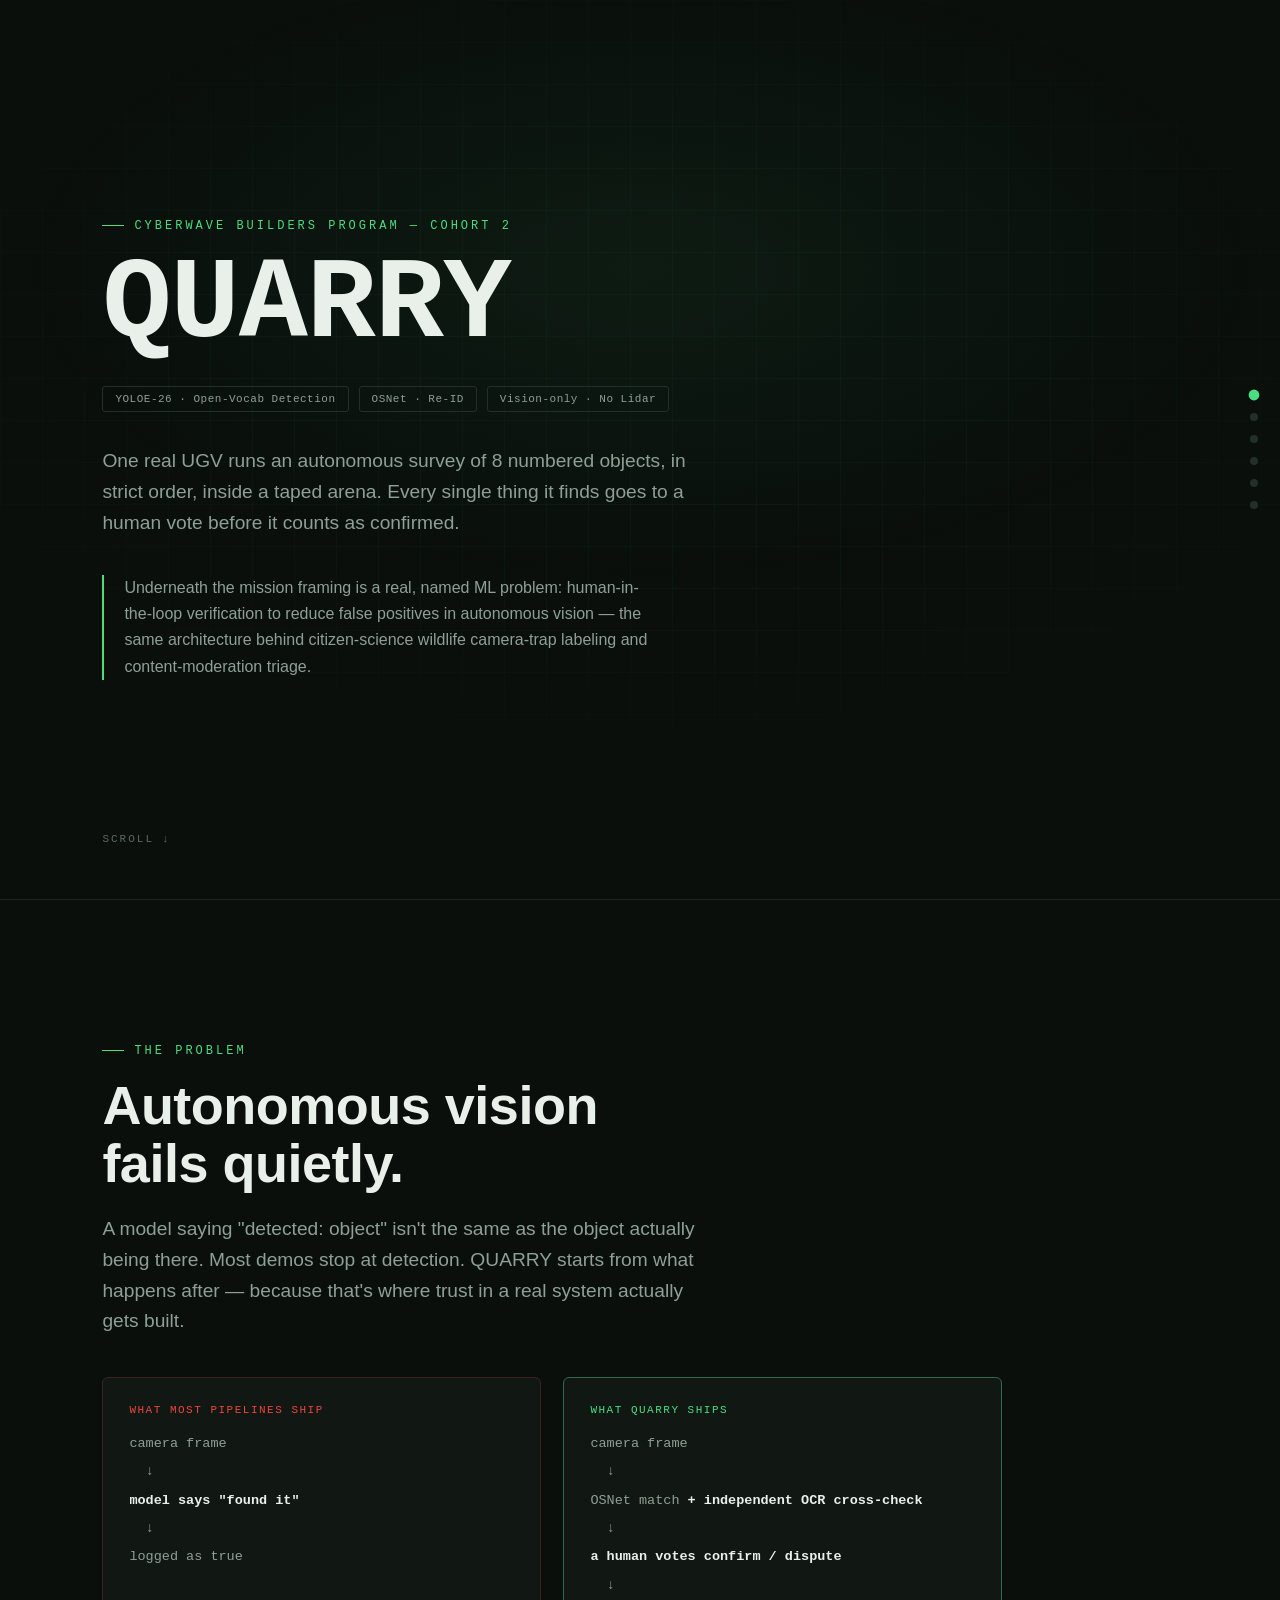
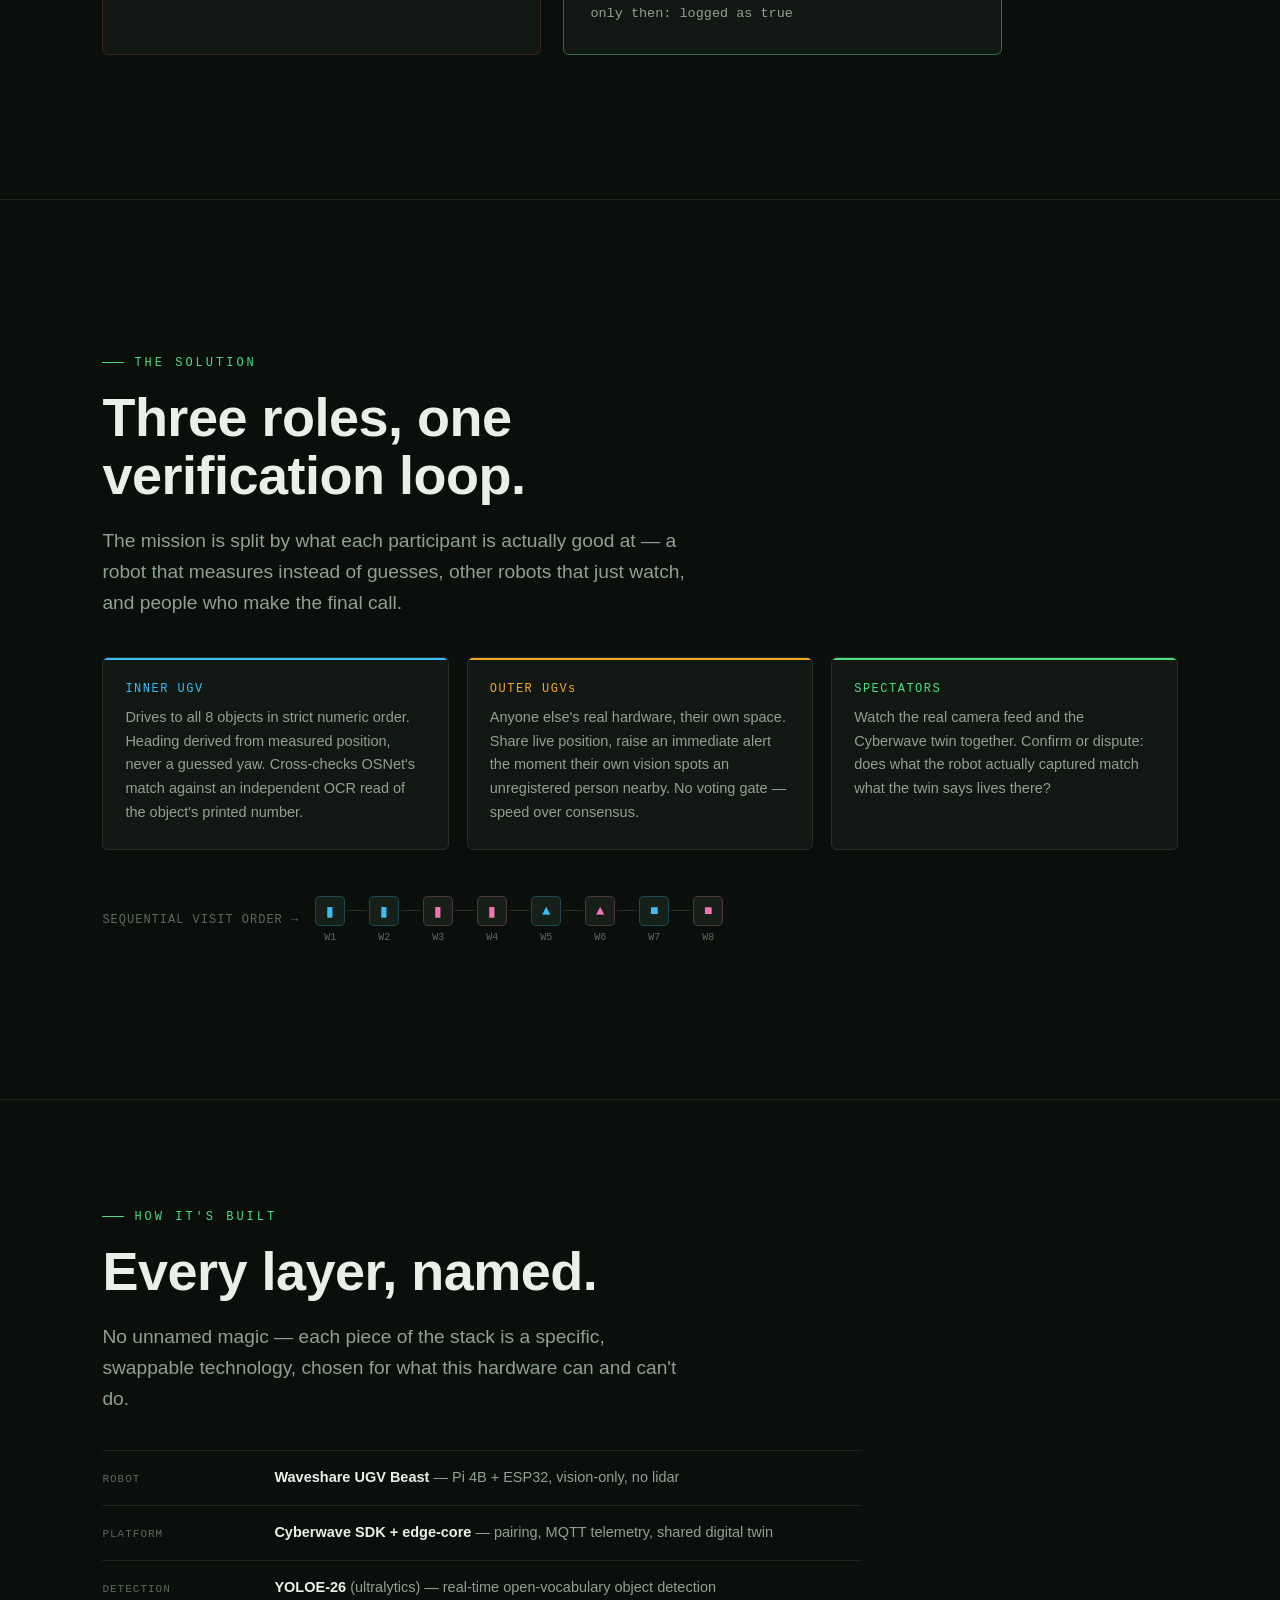
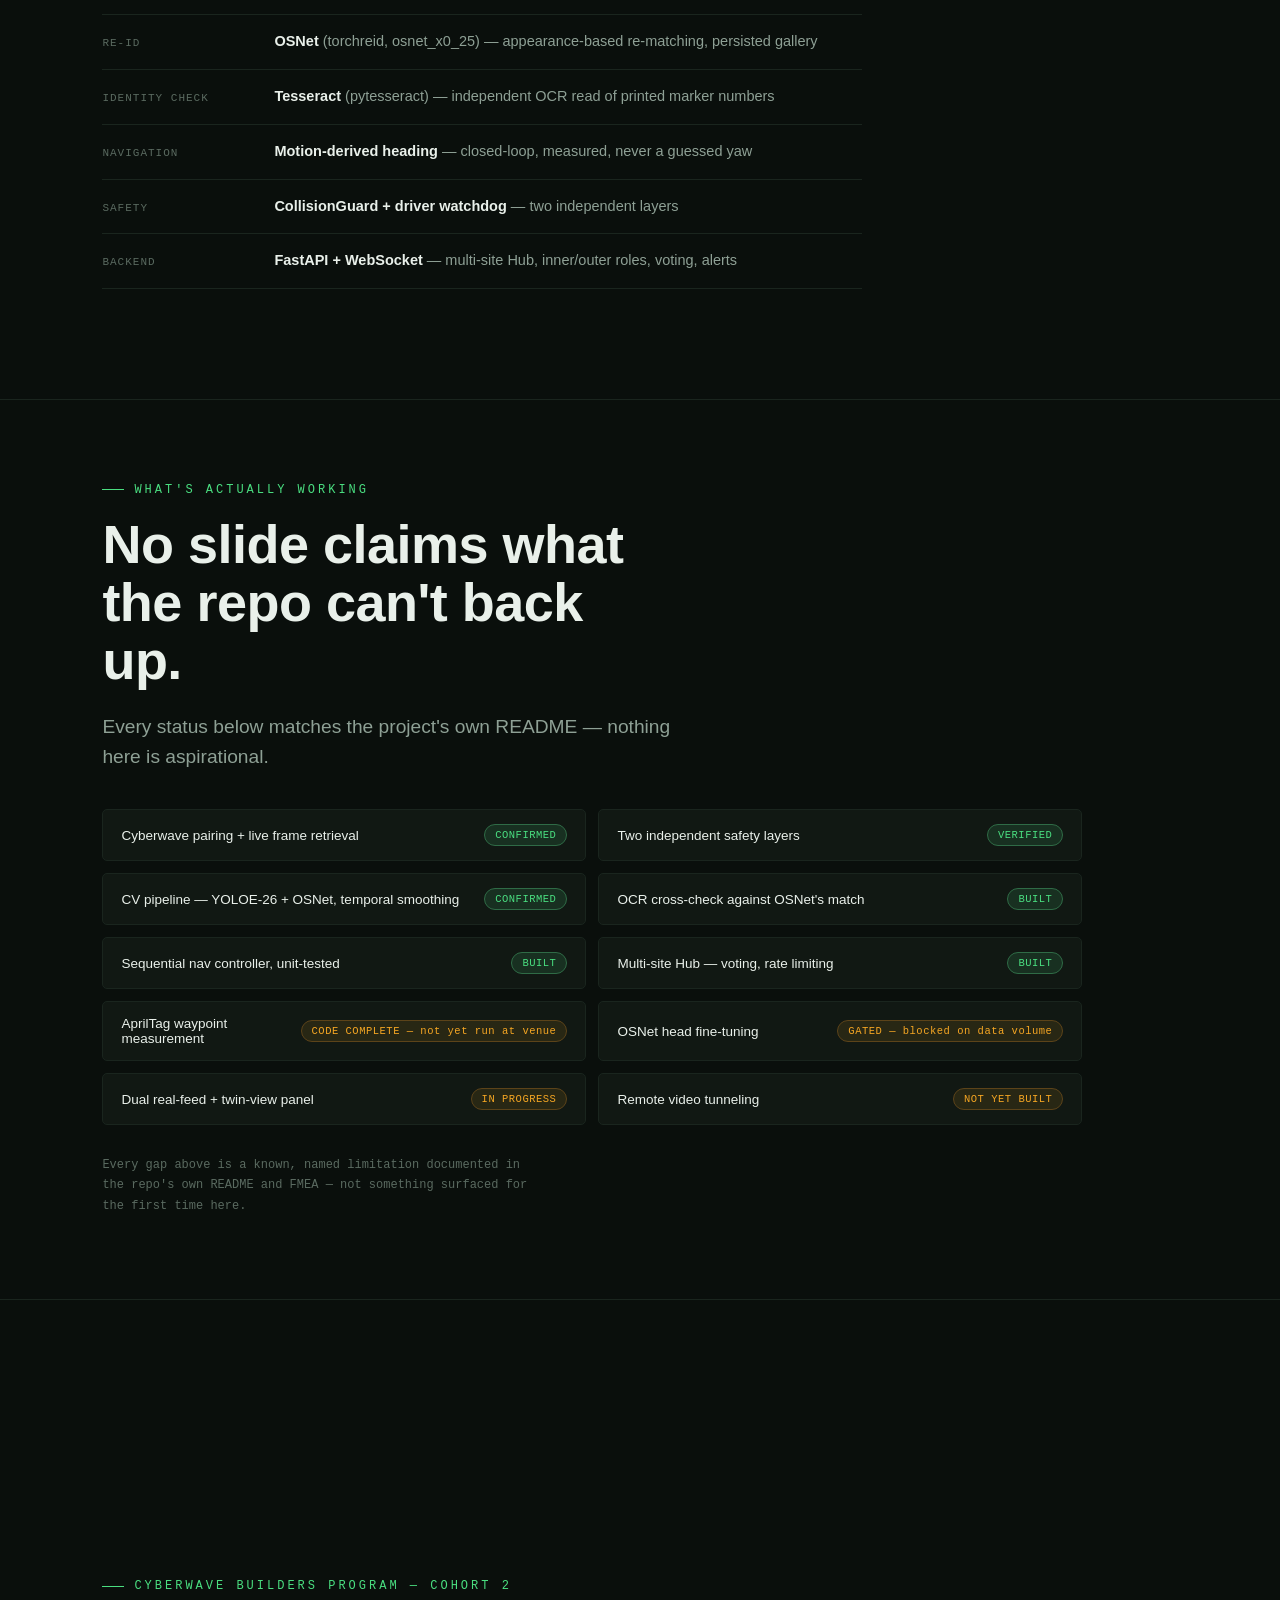
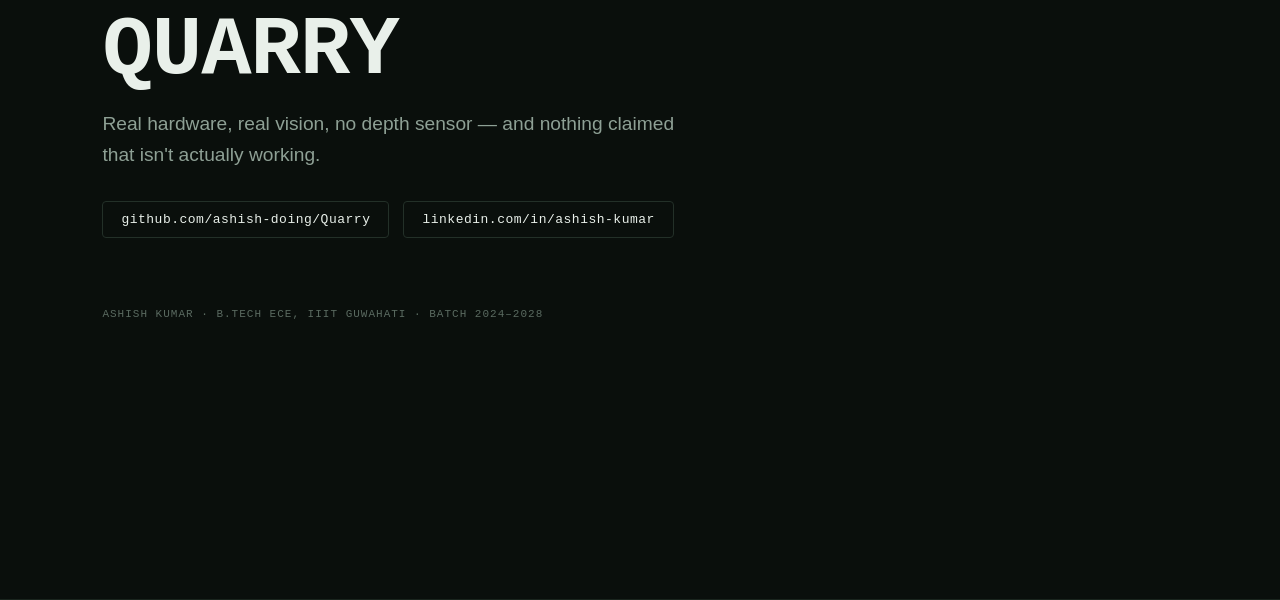
<file: docs/pitch/index.html>
<!DOCTYPE html>
<html lang="en">
<head>
<meta charset="UTF-8">
<meta name="viewport" content="width=device-width, initial-scale=1.0">
<title>QUARRY — Cyberwave Builders Program, Cohort 2</title>
<style>
  :root{
    --bg:#0a0f0c;
    --bg-alt:#0d1310;
    --panel:#111813;
    --panel-alt:#161f18;
    --border:#233028;
    --border-soft:#1a251e;
    --text-primary:#e9f0ea;
    --text-dim:#8ea095;
    --text-faint:#5a6a60;
    --green:#4ade80;
    --green-dim:#2f6b46;
    --orange:#f5a623;
    --blue:#38bdf8;
    --red:#f0453a;
    --mono: ui-monospace, "SF Mono", "JetBrains Mono", Consolas, "Roboto Mono", monospace;
    --sans: ui-sans-serif, -apple-system, "Inter", "Segoe UI", Roboto, Helvetica, Arial, sans-serif;
  }
  *{box-sizing:border-box; margin:0; padding:0;}
  html{scroll-snap-type:y mandatory; scroll-behavior:smooth;}
  body{
    background:var(--bg);
    color:var(--text-primary);
    font-family:var(--sans);
    overflow-x:hidden;
  }
  ::selection{ background:var(--green-dim); color:#fff; }

  /* faint scanline / grid texture, evokes a camera HUD without being loud */
  .grid-bg{
    position:fixed; inset:0; z-index:0; pointer-events:none;
    background-image:
      linear-gradient(rgba(74,222,128,0.035) 1px, transparent 1px),
      linear-gradient(90deg, rgba(74,222,128,0.035) 1px, transparent 1px);
    background-size: 42px 42px;
    mask-image: radial-gradient(ellipse 80% 60% at 50% 40%, black 40%, transparent 90%);
  }

  .navdots{
    position:fixed; right:22px; top:50%; transform:translateY(-50%);
    z-index:50; display:flex; flex-direction:column; gap:14px;
  }
  .navdots a{
    width:8px; height:8px; border-radius:50%;
    background:var(--border); display:block;
    transition:background .25s, transform .25s;
  }
  .navdots a.active{ background:var(--green); transform:scale(1.35); }

  .slide{
    min-height:100vh; width:100%;
    display:flex; flex-direction:column; justify-content:center;
    position:relative; z-index:1;
    padding: 8vh 8vw;
    scroll-snap-align:start;
    border-bottom:1px solid var(--border-soft);
  }

  .eyebrow{
    font-family:var(--mono); font-size:12px; letter-spacing:3px;
    color:var(--green); text-transform:uppercase; margin-bottom:18px;
    display:flex; align-items:center; gap:10px;
  }
  .eyebrow::before{
    content:""; width:22px; height:1px; background:var(--green); display:inline-block;
  }

  h1{
    font-family:var(--mono); font-weight:700;
    font-size:clamp(48px, 9vw, 118px);
    letter-spacing:-1px; line-height:0.95;
    color:var(--text-primary);
  }
  h2{
    font-family:var(--sans); font-weight:700;
    font-size:clamp(30px, 4.4vw, 54px);
    letter-spacing:-0.5px; line-height:1.08;
    max-width: 18ch;
    margin-bottom:22px;
  }
  .lede{
    font-size:clamp(16px, 1.5vw, 20px);
    color:var(--text-dim); max-width:56ch; line-height:1.6;
    font-weight:400;
  }
  .mono-tag{
    font-family:var(--mono); font-size:12px; color:var(--text-faint);
    letter-spacing:1px;
  }

  /* --- Slide 1: Hero --- */
  #hero{ background:radial-gradient(ellipse 70% 50% at 50% 30%, rgba(74,222,128,0.06), transparent 70%); }
  .hero-badge-row{
    display:flex; gap:10px; flex-wrap:wrap; margin:26px 0 34px;
  }
  .badge{
    font-family:var(--mono); font-size:11px; padding:6px 12px;
    border:1px solid var(--border); border-radius:3px; color:var(--text-dim);
    letter-spacing:0.5px;
  }
  .hero-quote{
    border-left:2px solid var(--green);
    padding-left:20px; margin-top:36px; max-width:62ch;
    color:var(--text-dim); font-size:16px; line-height:1.65; font-style:normal;
  }
  .scroll-hint{
    position:absolute; bottom:6vh; left:8vw;
    font-family:var(--mono); font-size:11px; color:var(--text-faint);
    letter-spacing:2px; display:flex; align-items:center; gap:8px;
  }
  .scroll-hint .arrow{ animation: bob 1.8s ease-in-out infinite; }
  @keyframes bob{ 0%,100%{transform:translateY(0);} 50%{transform:translateY(5px);} }

  /* --- Slide 2: Problem --- */
  .compare{
    display:grid; grid-template-columns:1fr 1fr; gap:22px;
    margin-top:40px; max-width:900px;
  }
  .compare-card{
    background:var(--panel); border:1px solid var(--border);
    border-radius:6px; padding:26px;
  }
  .compare-card.bad{ border-color:#3a2420; }
  .compare-card.good{ border-color:var(--green-dim); }
  .compare-label{
    font-family:var(--mono); font-size:11px; letter-spacing:1.5px;
    margin-bottom:14px; display:block;
  }
  .compare-card.bad .compare-label{ color:var(--red); }
  .compare-card.good .compare-label{ color:var(--green); }
  .compare-flow{ font-family:var(--mono); font-size:13.5px; color:var(--text-dim); line-height:2.1; }
  .compare-flow b{ color:var(--text-primary); font-weight:600; }

  /* --- Slide 3: Solution --- */
  .role-grid{
    display:grid; grid-template-columns:repeat(3,1fr); gap:18px;
    margin-top:38px; max-width:1080px;
  }
  .role-card{
    background:var(--panel); border:1px solid var(--border); border-radius:6px;
    padding:24px 22px; position:relative; overflow:hidden;
  }
  .role-card::before{
    content:""; position:absolute; top:0; left:0; right:0; height:2px;
  }
  .role-card.inner::before{ background:var(--blue); }
  .role-card.outer::before{ background:var(--orange); }
  .role-card.spectator::before{ background:var(--green); }
  .role-name{ font-family:var(--mono); font-size:12px; letter-spacing:1.5px; margin-bottom:10px; }
  .role-card.inner .role-name{ color:var(--blue); }
  .role-card.outer .role-name{ color:var(--orange); }
  .role-card.spectator .role-name{ color:var(--green); }
  .role-desc{ font-size:14.5px; color:var(--text-dim); line-height:1.65; }

  .waypoint-track{
    margin-top:46px; display:flex; align-items:center; gap:0; flex-wrap:wrap;
    max-width:1080px;
  }
  .wp{
    display:flex; flex-direction:column; align-items:center; gap:6px;
    font-family:var(--mono); font-size:10px; color:var(--text-faint);
  }
  .wp-icon{
    width:30px; height:30px; border:1.5px solid var(--border); border-radius:5px;
    display:flex; align-items:center; justify-content:center;
    background:var(--panel-alt); font-size:14px;
  }
  .wp.done .wp-icon{ border-color:var(--green); color:var(--green); }
  .wp-connector{ width:20px; height:1px; background:var(--border); margin:0 2px 18px; }

  /* --- Slide 4: Tech stack --- */
  .stack{
    margin-top:36px; max-width:760px; display:flex; flex-direction:column; gap:0;
  }
  .stack-row{
    display:grid; grid-template-columns:150px 1fr; gap:22px;
    padding:16px 0; border-bottom:1px solid var(--border-soft);
    align-items:baseline;
  }
  .stack-row:first-child{ border-top:1px solid var(--border-soft); }
  .stack-layer{ font-family:var(--mono); font-size:11px; letter-spacing:1px; color:var(--text-faint); text-transform:uppercase; }
  .stack-detail b{ color:var(--text-primary); font-weight:600; }
  .stack-detail{ font-size:14.5px; color:var(--text-dim); line-height:1.5; }

  /* --- Slide 5: Honest status --- */
  .status-grid{
    display:grid; grid-template-columns:1fr 1fr; gap:12px;
    margin-top:36px; max-width:980px;
  }
  .status-row{
    display:flex; justify-content:space-between; align-items:center; gap:16px;
    background:var(--panel); border:1px solid var(--border-soft); border-radius:5px;
    padding:14px 18px;
  }
  .status-name{ font-size:13.5px; color:var(--text-primary); }
  .status-pill{
    font-family:var(--mono); font-size:10.5px; letter-spacing:0.5px;
    padding:4px 10px; border-radius:20px; white-space:nowrap;
  }
  .status-pill.done{ background:rgba(74,222,128,0.12); color:var(--green); border:1px solid var(--green-dim); }
  .status-pill.progress{ background:rgba(245,166,35,0.1); color:var(--orange); border:1px solid #5c4319; }
  .honest-note{
    margin-top:30px; font-family:var(--mono); font-size:12px; color:var(--text-faint);
    max-width:60ch; line-height:1.7;
  }

  /* --- Slide 6: Close --- */
  #close{ align-items:flex-start; }
  .close-links{ display:flex; gap:14px; margin-top:30px; flex-wrap:wrap; }
  .link-pill{
    font-family:var(--mono); font-size:13px; color:var(--text-primary);
    border:1px solid var(--border); padding:10px 18px; border-radius:4px;
    text-decoration:none; letter-spacing:0.5px;
    transition:border-color .2s, color .2s;
  }
  .link-pill:hover{ border-color:var(--green); color:var(--green); }
  .close-footer{ margin-top:70px; font-family:var(--mono); font-size:11px; color:var(--text-faint); letter-spacing:1px; }

  @media (max-width:760px){
    .compare, .role-grid, .status-grid{ grid-template-columns:1fr; }
    .stack-row{ grid-template-columns:1fr; gap:6px; }
    .navdots{ display:none; }
  }
  @media (prefers-reduced-motion: reduce){
    html{ scroll-behavior:auto; }
    .arrow{ animation:none; }
  }
</style>
</head>
<body>

<div class="grid-bg"></div>

<nav class="navdots" id="navdots">
  <a href="#hero" class="active"></a>
  <a href="#problem"></a>
  <a href="#solution"></a>
  <a href="#stack"></a>
  <a href="#status"></a>
  <a href="#close"></a>
</nav>

<!-- SLIDE 1: HERO -->
<section class="slide" id="hero">
  <div class="eyebrow">Cyberwave Builders Program — Cohort 2</div>
  <h1>QUARRY</h1>
  <div class="hero-badge-row">
    <span class="badge">YOLOE-26 · Open-Vocab Detection</span>
    <span class="badge">OSNet · Re-ID</span>
    <span class="badge">Vision-only · No Lidar</span>
  </div>
  <p class="lede">One real UGV runs an autonomous survey of 8 numbered objects, in strict order, inside a taped arena. Every single thing it finds goes to a human vote before it counts as confirmed.</p>
  <blockquote class="hero-quote">
    Underneath the mission framing is a real, named ML problem: human-in-the-loop verification to reduce false positives in autonomous vision — the same architecture behind citizen-science wildlife camera-trap labeling and content-moderation triage.
  </blockquote>
  <div class="scroll-hint"><span>SCROLL</span><span class="arrow">↓</span></div>
</section>

<!-- SLIDE 2: PROBLEM -->
<section class="slide" id="problem">
  <div class="eyebrow">The Problem</div>
  <h2>Autonomous vision fails quietly.</h2>
  <p class="lede">A model saying "detected: object" isn't the same as the object actually being there. Most demos stop at detection. QUARRY starts from what happens after — because that's where trust in a real system actually gets built.</p>

  <div class="compare">
    <div class="compare-card bad">
      <span class="compare-label">WHAT MOST PIPELINES SHIP</span>
      <div class="compare-flow">
        camera frame<br>
        &nbsp;&nbsp;↓<br>
        <b>model says "found it"</b><br>
        &nbsp;&nbsp;↓<br>
        logged as true
      </div>
    </div>
    <div class="compare-card good">
      <span class="compare-label">WHAT QUARRY SHIPS</span>
      <div class="compare-flow">
        camera frame<br>
        &nbsp;&nbsp;↓<br>
        OSNet match <b>+ independent OCR cross-check</b><br>
        &nbsp;&nbsp;↓<br>
        <b>a human votes confirm / dispute</b><br>
        &nbsp;&nbsp;↓<br>
        only then: logged as true
      </div>
    </div>
  </div>
</section>

<!-- SLIDE 3: SOLUTION -->
<section class="slide" id="solution">
  <div class="eyebrow">The Solution</div>
  <h2>Three roles, one verification loop.</h2>
  <p class="lede">The mission is split by what each participant is actually good at — a robot that measures instead of guesses, other robots that just watch, and people who make the final call.</p>

  <div class="role-grid">
    <div class="role-card inner">
      <div class="role-name">INNER UGV</div>
      <div class="role-desc">Drives to all 8 objects in strict numeric order. Heading derived from measured position, never a guessed yaw. Cross-checks OSNet's match against an independent OCR read of the object's printed number.</div>
    </div>
    <div class="role-card outer">
      <div class="role-name">OUTER UGVs</div>
      <div class="role-desc">Anyone else's real hardware, their own space. Share live position, raise an immediate alert the moment their own vision spots an unregistered person nearby. No voting gate — speed over consensus.</div>
    </div>
    <div class="role-card spectator">
      <div class="role-name">SPECTATORS</div>
      <div class="role-desc">Watch the real camera feed and the Cyberwave twin together. Confirm or dispute: does what the robot actually captured match what the twin says lives there?</div>
    </div>
  </div>

  <div class="waypoint-track" id="wptrack">
    <span class="mono-tag" style="margin-right:16px;">SEQUENTIAL VISIT ORDER →</span>
  </div>
</section>

<!-- SLIDE 4: TECH STACK -->
<section class="slide" id="stack">
  <div class="eyebrow">How It's Built</div>
  <h2>Every layer, named.</h2>
  <p class="lede">No unnamed magic — each piece of the stack is a specific, swappable technology, chosen for what this hardware can and can't do.</p>

  <div class="stack">
    <div class="stack-row">
      <div class="stack-layer">Robot</div>
      <div class="stack-detail"><b>Waveshare UGV Beast</b> — Pi 4B + ESP32, vision-only, no lidar</div>
    </div>
    <div class="stack-row">
      <div class="stack-layer">Platform</div>
      <div class="stack-detail"><b>Cyberwave SDK + edge-core</b> — pairing, MQTT telemetry, shared digital twin</div>
    </div>
    <div class="stack-row">
      <div class="stack-layer">Detection</div>
      <div class="stack-detail"><b>YOLOE-26</b> (ultralytics) — real-time open-vocabulary object detection</div>
    </div>
    <div class="stack-row">
      <div class="stack-layer">Re-ID</div>
      <div class="stack-detail"><b>OSNet</b> (torchreid, osnet_x0_25) — appearance-based re-matching, persisted gallery</div>
    </div>
    <div class="stack-row">
      <div class="stack-layer">Identity check</div>
      <div class="stack-detail"><b>Tesseract</b> (pytesseract) — independent OCR read of printed marker numbers</div>
    </div>
    <div class="stack-row">
      <div class="stack-layer">Navigation</div>
      <div class="stack-detail"><b>Motion-derived heading</b> — closed-loop, measured, never a guessed yaw</div>
    </div>
    <div class="stack-row">
      <div class="stack-layer">Safety</div>
      <div class="stack-detail"><b>CollisionGuard + driver watchdog</b> — two independent layers</div>
    </div>
    <div class="stack-row">
      <div class="stack-layer">Backend</div>
      <div class="stack-detail"><b>FastAPI + WebSocket</b> — multi-site Hub, inner/outer roles, voting, alerts</div>
    </div>
  </div>
</section>

<!-- SLIDE 5: HONEST STATUS -->
<section class="slide" id="status">
  <div class="eyebrow">What's Actually Working</div>
  <h2>No slide claims what the repo can't back up.</h2>
  <p class="lede">Every status below matches the project's own README — nothing here is aspirational.</p>

  <div class="status-grid">
    <div class="status-row"><span class="status-name">Cyberwave pairing + live frame retrieval</span><span class="status-pill done">CONFIRMED</span></div>
    <div class="status-row"><span class="status-name">Two independent safety layers</span><span class="status-pill done">VERIFIED</span></div>
    <div class="status-row"><span class="status-name">CV pipeline — YOLOE-26 + OSNet, temporal smoothing</span><span class="status-pill done">CONFIRMED</span></div>
    <div class="status-row"><span class="status-name">OCR cross-check against OSNet's match</span><span class="status-pill done">BUILT</span></div>
    <div class="status-row"><span class="status-name">Sequential nav controller, unit-tested</span><span class="status-pill done">BUILT</span></div>
    <div class="status-row"><span class="status-name">Multi-site Hub — voting, rate limiting</span><span class="status-pill done">BUILT</span></div>
    <div class="status-row"><span class="status-name">AprilTag waypoint measurement</span><span class="status-pill progress">CODE COMPLETE — not yet run at venue</span></div>
    <div class="status-row"><span class="status-name">OSNet head fine-tuning</span><span class="status-pill progress">GATED — blocked on data volume</span></div>
    <div class="status-row"><span class="status-name">Dual real-feed + twin-view panel</span><span class="status-pill progress">IN PROGRESS</span></div>
    <div class="status-row"><span class="status-name">Remote video tunneling</span><span class="status-pill progress">NOT YET BUILT</span></div>
  </div>

  <p class="honest-note">Every gap above is a known, named limitation documented in the repo's own README and FMEA — not something surfaced for the first time here.</p>
</section>

<!-- SLIDE 6: CLOSE -->
<section class="slide" id="close">
  <div class="eyebrow">Cyberwave Builders Program — Cohort 2</div>
  <h1 style="font-size:clamp(40px,7vw,84px);">QUARRY</h1>
  <p class="lede" style="margin-top:18px;">Real hardware, real vision, no depth sensor — and nothing claimed that isn't actually working.</p>
  <div class="close-links">
    <a class="link-pill" href="https://github.com/ashish-doing/Quarry" target="_blank" rel="noopener">github.com/ashish-doing/Quarry</a>
    <a class="link-pill" href="https://linkedin.com/in/ashish-kumar-014aaa3b9" target="_blank" rel="noopener">linkedin.com/in/ashish-kumar</a>
  </div>
  <div class="close-footer">ASHISH KUMAR · B.TECH ECE, IIIT GUWAHATI · BATCH 2024–2028</div>
</section>

<script>
  // signature waypoint track: 8 objects, sequence is real content here
  const objects = [
    {shape:'▮', color:'#38bdf8'}, // 01 blue cylinder
    {shape:'▮', color:'#38bdf8'}, // 02 blue cylinder
    {shape:'▮', color:'#f472b6'}, // 03 pink cylinder
    {shape:'▮', color:'#f472b6'}, // 04 pink cylinder
    {shape:'▲', color:'#38bdf8'}, // 05 blue cone
    {shape:'▲', color:'#f472b6'}, // 06 pink cone
    {shape:'■', color:'#38bdf8'}, // 07 blue box
    {shape:'■', color:'#f472b6'}, // 08 pink box
  ];
  const track = document.getElementById('wptrack');
  objects.forEach((o, i) => {
    const wp = document.createElement('div');
    wp.className = 'wp done';
    wp.innerHTML = `<div class="wp-icon" style="color:${o.color}; border-color:${o.color}44;">${o.shape}</div><span>W${i+1}</span>`;
    track.appendChild(wp);
    if(i < objects.length - 1){
      const c = document.createElement('div');
      c.className = 'wp-connector';
      track.appendChild(c);
    }
  });

  // nav dot active state + click-to-scroll
  const dots = document.querySelectorAll('#navdots a');
  const slides = document.querySelectorAll('.slide');
  const io = new IntersectionObserver((entries) => {
    entries.forEach(e => {
      if(e.isIntersecting){
        dots.forEach(d => d.classList.remove('active'));
        const match = document.querySelector(`#navdots a[href="#${e.target.id}"]`);
        if(match) match.classList.add('active');
      }
    });
  }, {threshold:0.5});
  slides.forEach(s => io.observe(s));
</script>

</body>
</html>
</file>
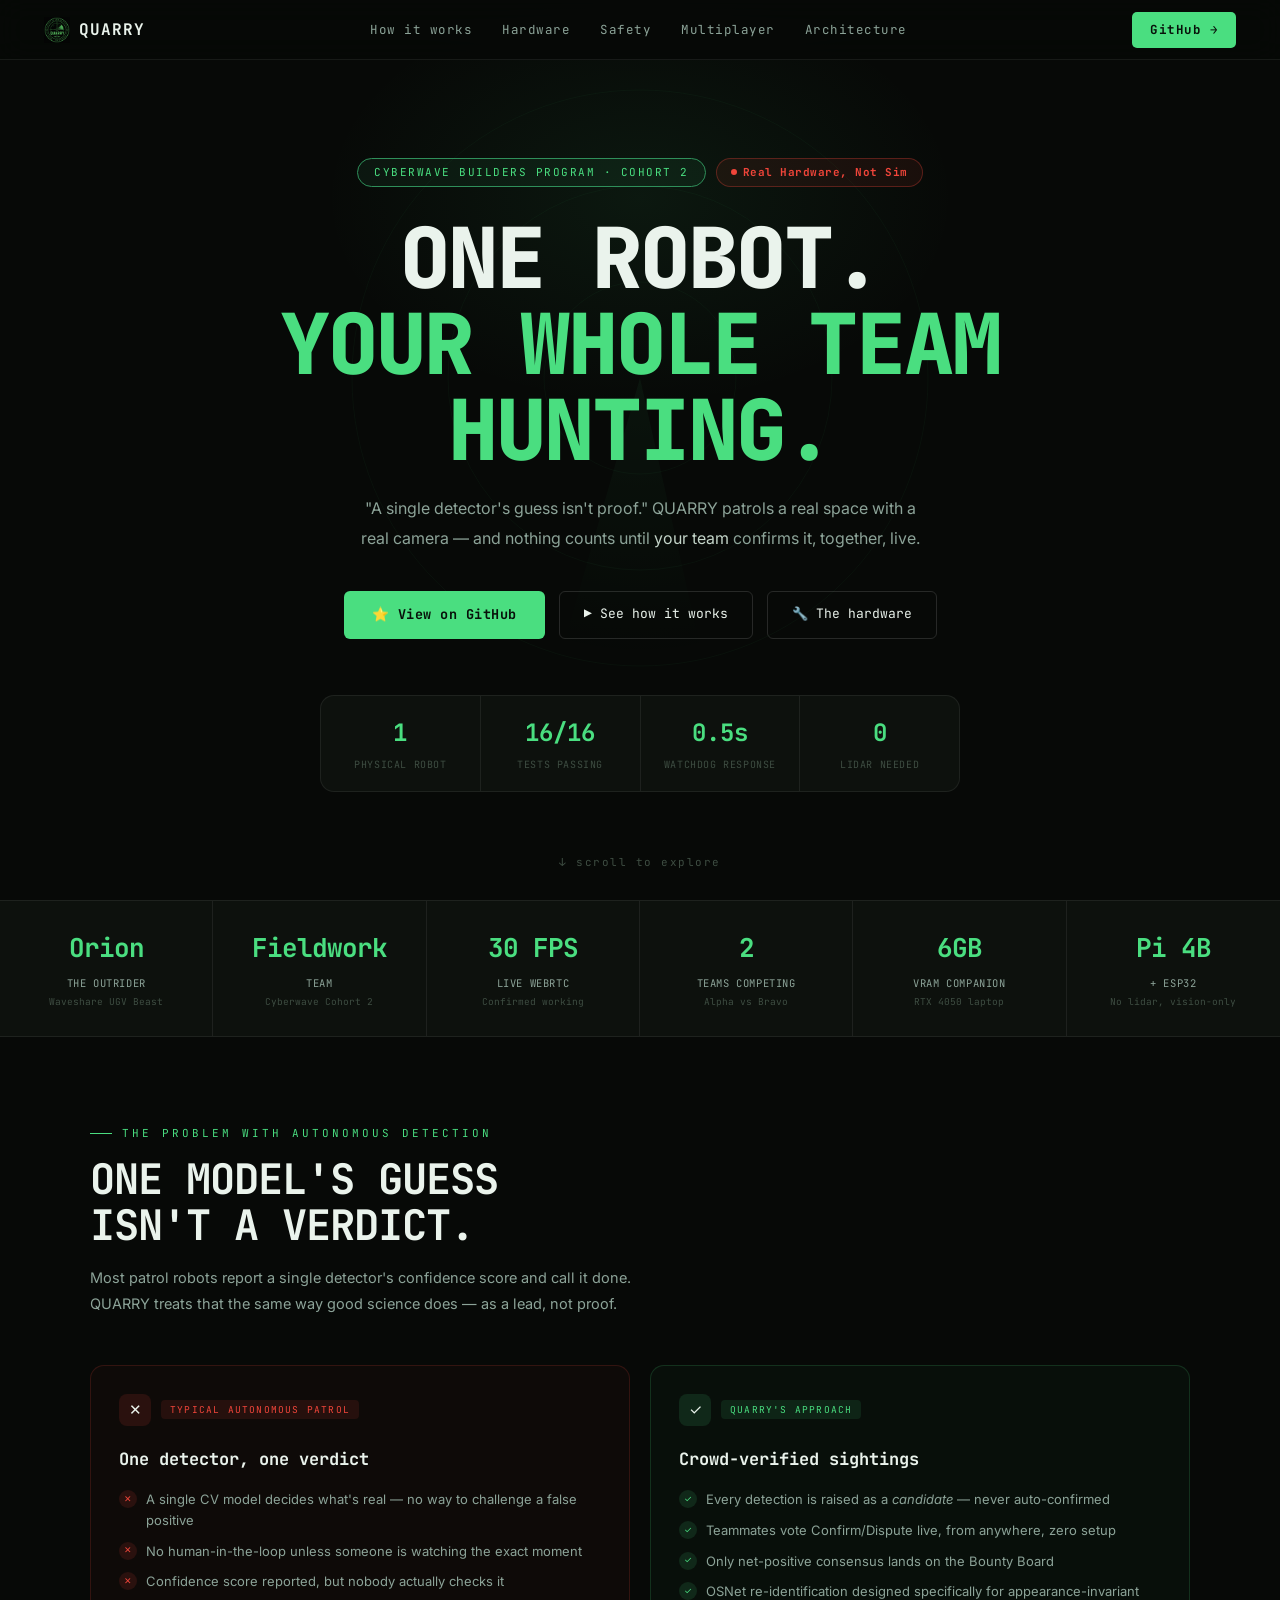
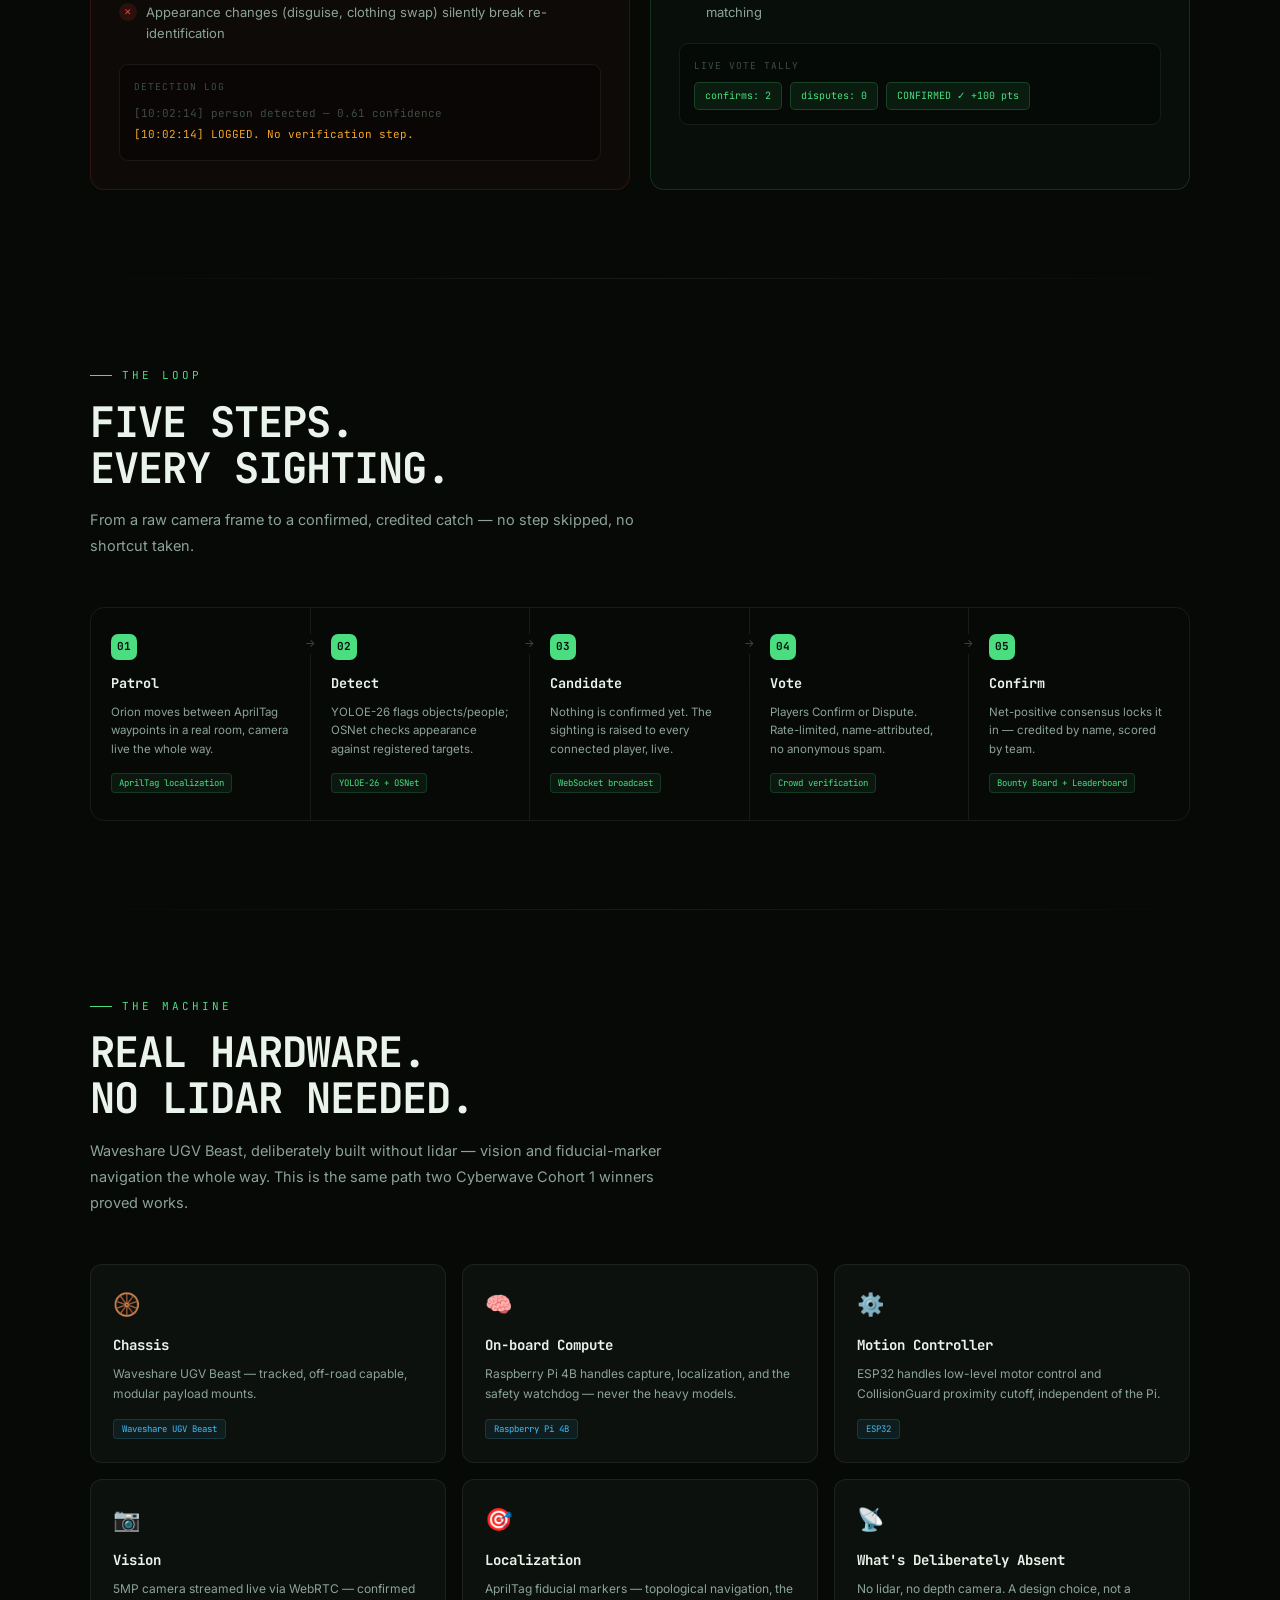
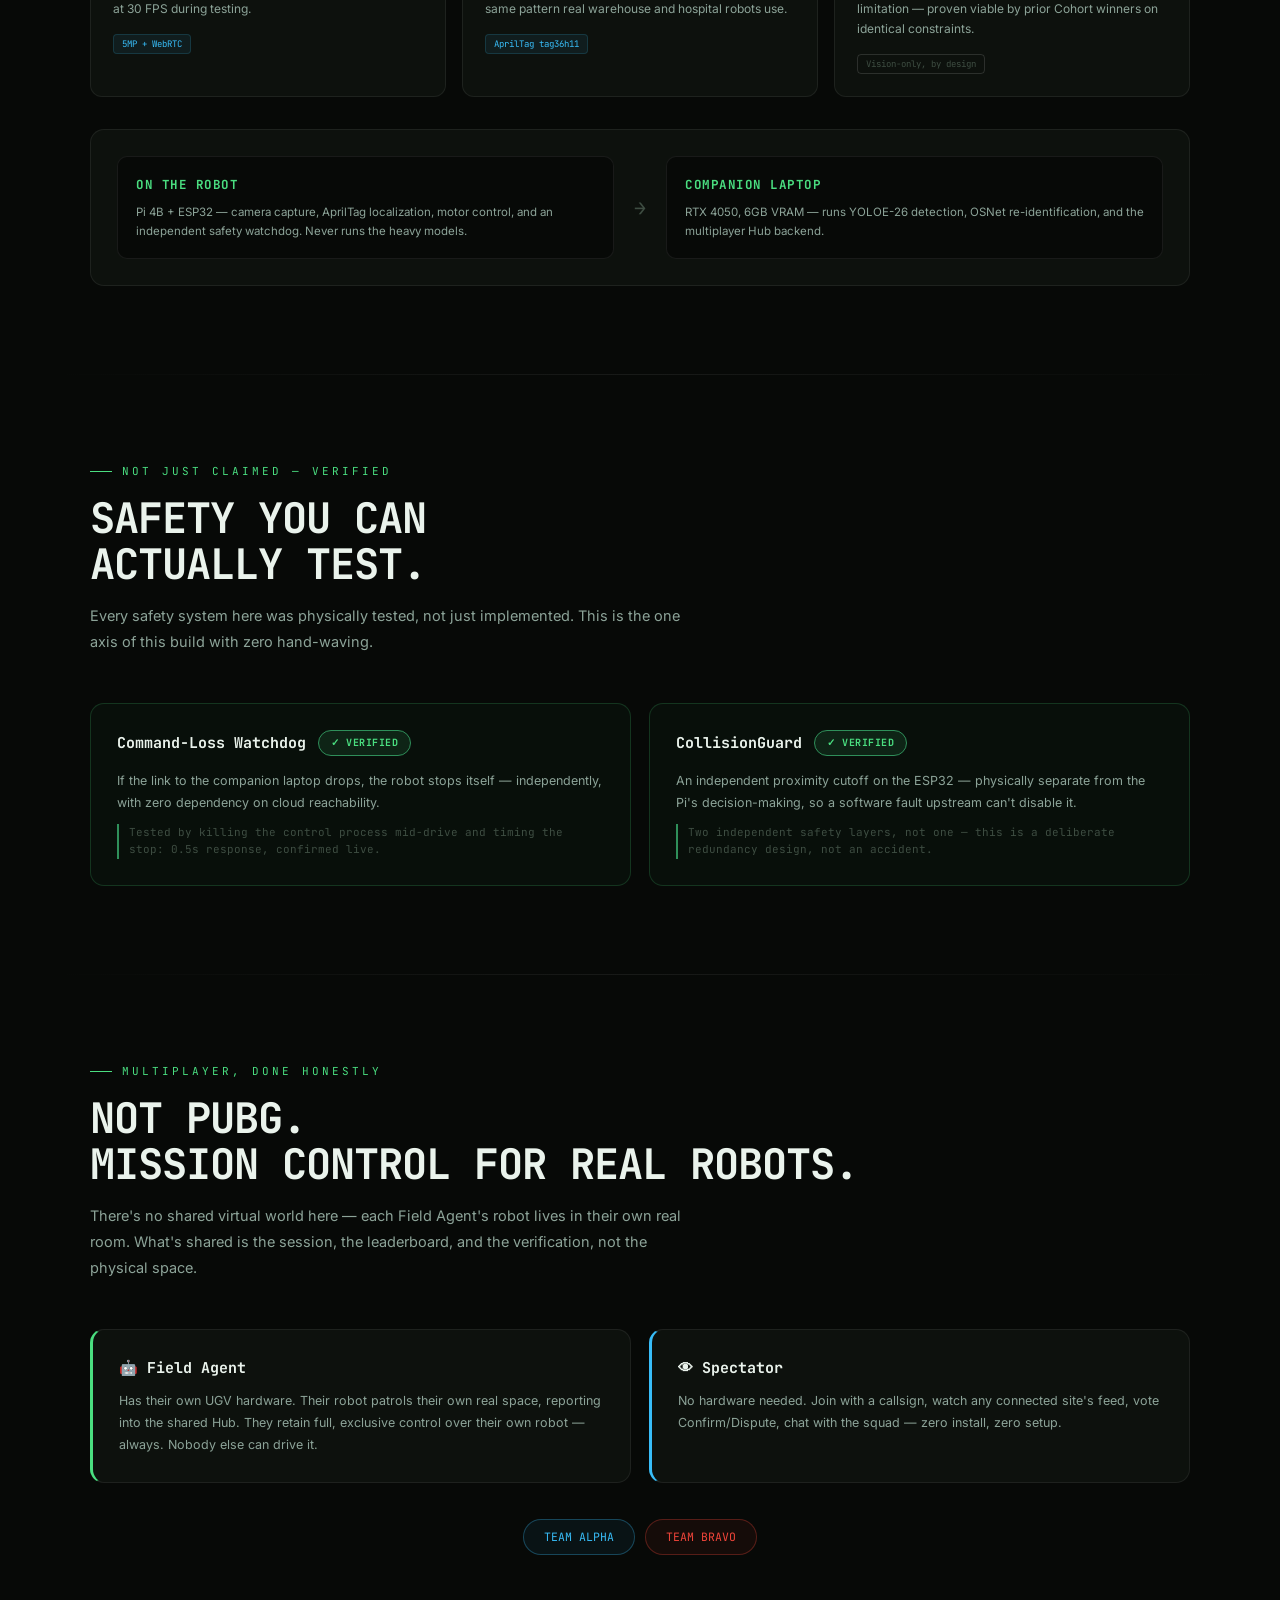
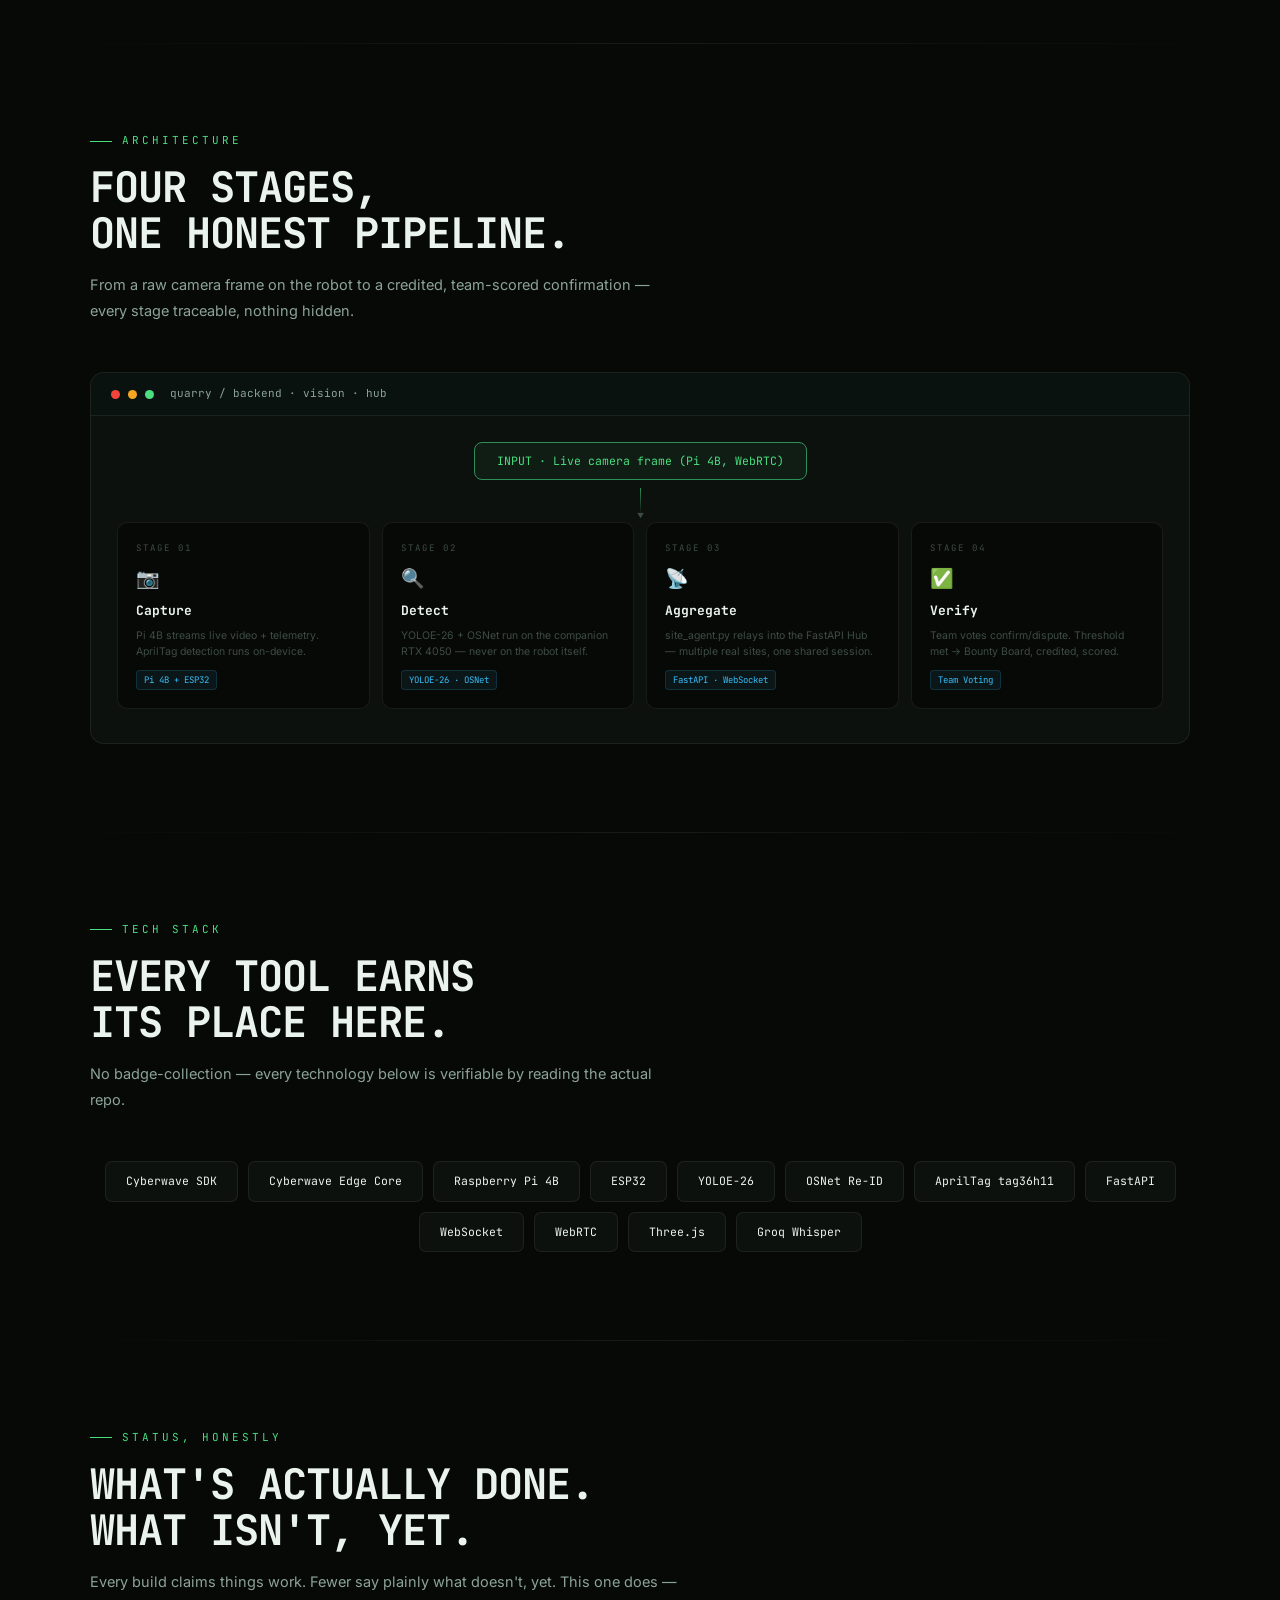
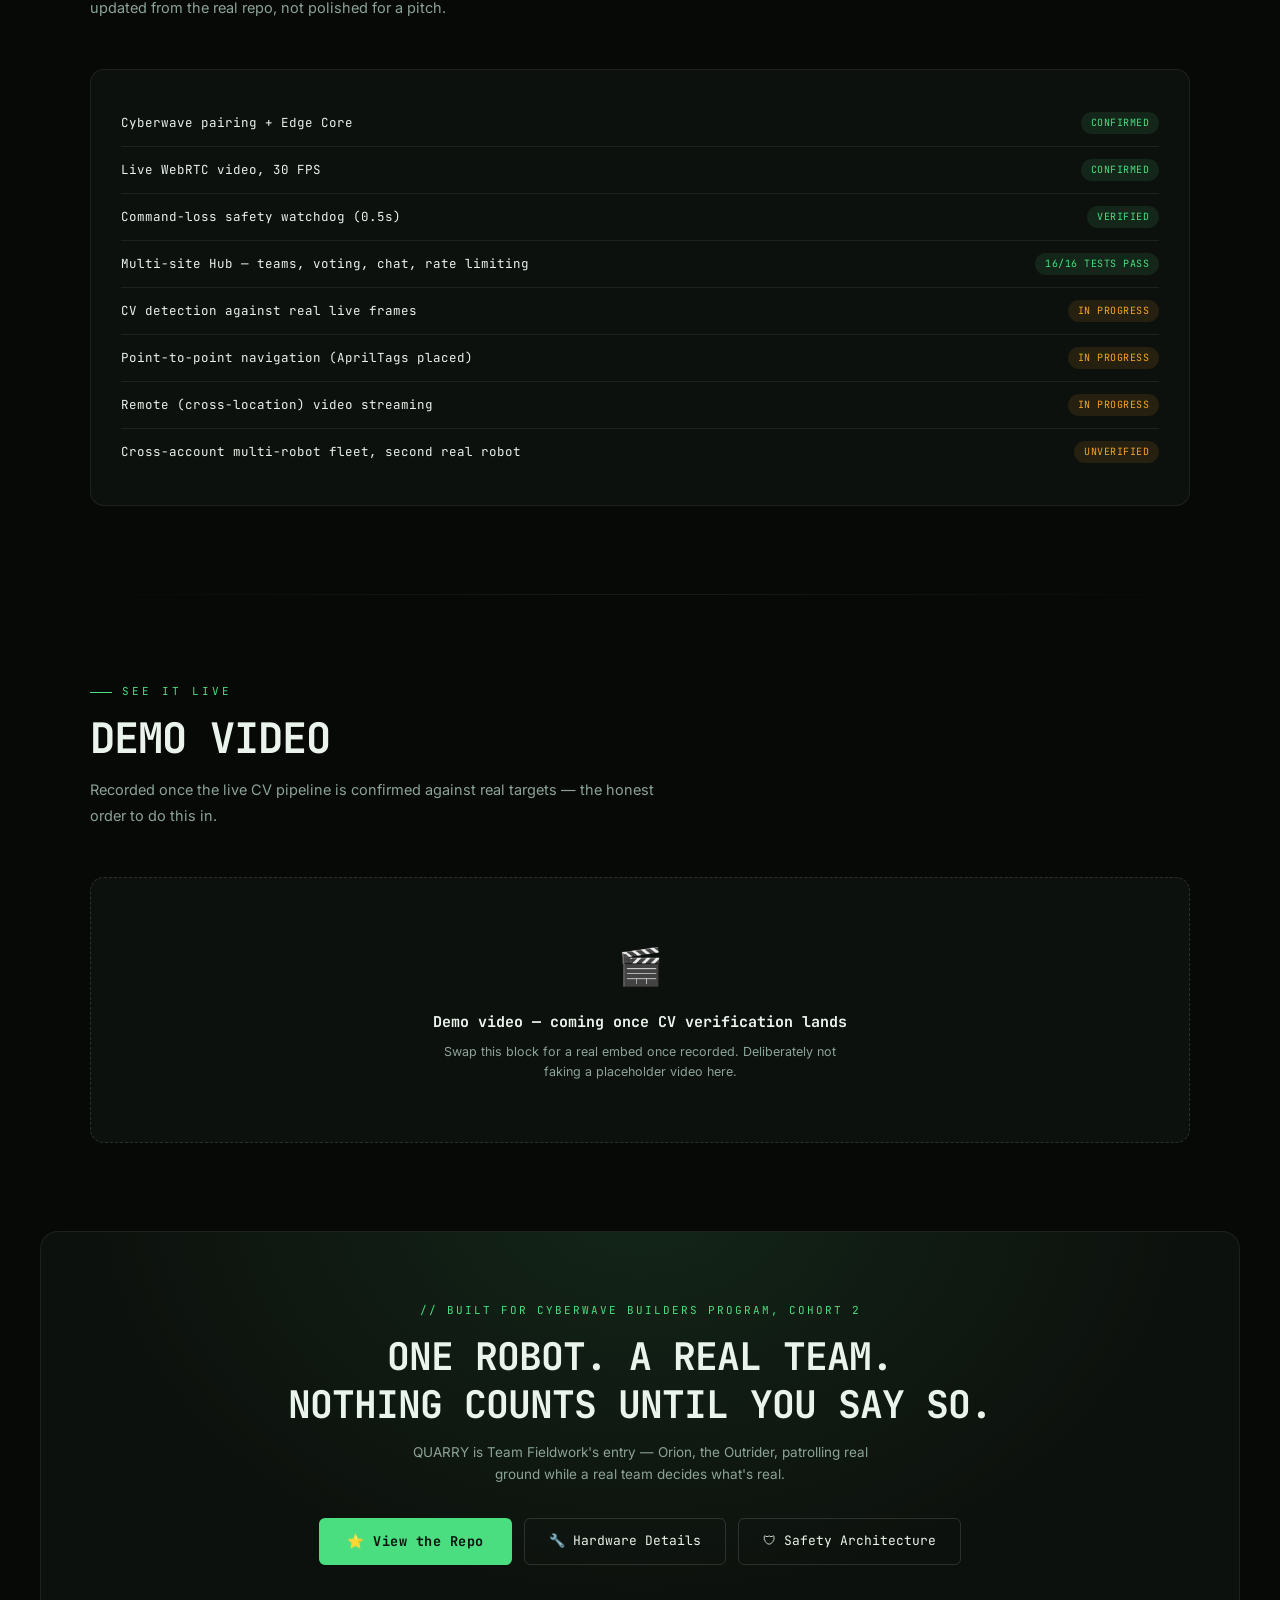
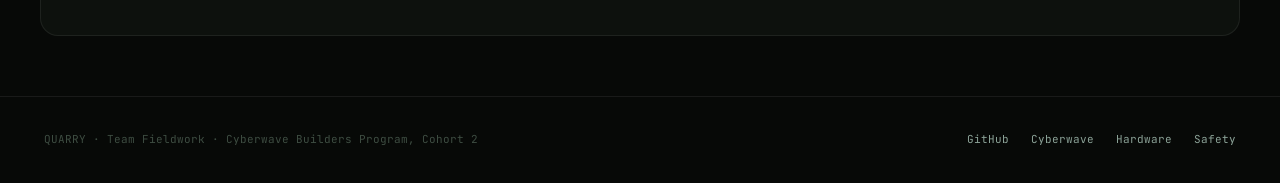
<file: docs/landing.html>
<!DOCTYPE html>
<html lang="en">
<head>
<meta charset="UTF-8">
<meta name="viewport" content="width=device-width, initial-scale=1.0">
<title>QUARRY — Hunt Together. Verify Together.</title>
<meta name="description" content="QUARRY — a multiplayer, crowd-verified target-hunting robot. Waveshare UGV Beast, Cyberwave SDK, physically-verified safety systems. Cyberwave Builders Program, Cohort 2.">
<link rel="icon" href="[data-uri]">
<link rel="preconnect" href="https://fonts.googleapis.com">
<link href="https://fonts.googleapis.com/css2?family=JetBrains+Mono:wght@400;500;600;700;800&family=Inter:wght@300;400;500;600;700&display=swap" rel="stylesheet">
<style>
*,*::before,*::after{box-sizing:border-box;margin:0;padding:0}
:root{
  --bg:#070907;--s1:#0d110d;--s2:#111611;--s3:#151b14;
  --border:rgba(255,255,255,0.07);--border2:rgba(255,255,255,0.13);
  --green:#4ADE80;--green-dim:#2F8F5A;--amber:#F5A623;--red:#F0453A;--blue:#38BDF8;
  --text:#EAF3EC;--text2:#8CA398;--text3:#3E4D42;
  --mono:'JetBrains Mono',monospace;--sans:'Inter',sans-serif;
  --glow-green:rgba(74,222,128,0.14);
}
html{scroll-behavior:smooth}
body{background:var(--bg);color:var(--text);font-family:var(--sans);overflow-x:hidden;line-height:1.6}
::-webkit-scrollbar{width:5px}
::-webkit-scrollbar-track{background:transparent}
::-webkit-scrollbar-thumb{background:var(--border2);border-radius:3px}
a{color:inherit}

/* ── LOADER ── */
#loader{position:fixed;inset:0;background:#070907;z-index:9999;display:flex;align-items:center;justify-content:center;transition:opacity .5s,visibility .5s}
#loader.hidden{opacity:0;visibility:hidden}
.loader-inner{display:flex;flex-direction:column;align-items:center;gap:16px}
.loader-radar{position:relative;width:64px;height:64px;display:flex;align-items:center;justify-content:center}
.l-ring{position:absolute;border-radius:50%;border:1.5px solid var(--green);animation:lpulse 2.2s ease-out infinite}
.l-ring.r1{width:64px;height:64px}
.l-ring.r2{width:44px;height:44px;animation-delay:.45s}
.l-ring.r3{width:26px;height:26px;animation-delay:.9s}
@keyframes lpulse{0%{transform:scale(.6);opacity:.8}60%{transform:scale(1.1);opacity:.15}100%{transform:scale(1.2);opacity:0}}
.l-dot{width:8px;height:8px;border-radius:50%;background:var(--green);box-shadow:0 0 12px var(--green)}
.loader-word{font-family:var(--mono);font-size:22px;font-weight:800;letter-spacing:1px}
.loader-word span{color:var(--green)}
.loader-tick{font-family:var(--mono);font-size:11px;color:var(--green);opacity:.65;letter-spacing:.5px;min-height:16px}

/* ── NAV ── */
nav{position:fixed;top:0;left:0;right:0;z-index:100;display:flex;align-items:center;justify-content:space-between;padding:0 44px;height:60px;background:rgba(7,9,7,.85);backdrop-filter:blur(14px);border-bottom:1px solid var(--border)}
.nav-logo{display:flex;align-items:center;gap:9px;text-decoration:none}
.nav-logo img{width:26px;height:26px}
.nav-logo-name{font-family:var(--mono);font-size:16px;font-weight:700;letter-spacing:1px}
.nav-links{display:flex;align-items:center;gap:30px}
.nav-links a{font-size:12.5px;font-family:var(--mono);color:var(--text2);text-decoration:none;letter-spacing:.5px;transition:color .2s}
.nav-links a:hover{color:var(--text)}
.nav-cta{background:var(--green);color:#08110A;font-family:var(--mono);font-size:12.5px;font-weight:700;padding:8px 18px;border-radius:5px;text-decoration:none;letter-spacing:.5px;transition:filter .15s}
.nav-cta:hover{filter:brightness(1.1)}
@media(max-width:860px){.nav-links{display:none}nav{padding:0 20px}}

/* ── HERO ── */
.hero{min-height:100vh;display:flex;flex-direction:column;align-items:center;justify-content:center;text-align:center;padding:120px 24px 70px;position:relative;overflow:hidden}
#hero-canvas{position:absolute;inset:0;opacity:.5}
.hero-glow{position:absolute;top:22%;left:50%;transform:translate(-50%,-50%);width:640px;height:420px;background:radial-gradient(ellipse,rgba(74,222,128,.07) 0%,transparent 70%);pointer-events:none}
.hero-inner{position:relative;z-index:1;max-width:860px}
.hero-badges{display:flex;gap:10px;justify-content:center;flex-wrap:wrap;margin-bottom:28px}
.hero-tag{border:1px solid var(--green-dim);background:rgba(74,222,128,.06);color:var(--green);border-radius:20px;padding:5px 16px;font-family:var(--mono);font-size:11px;letter-spacing:1.5px;text-transform:uppercase}
.live-pill{display:inline-flex;align-items:center;gap:6px;background:rgba(240,69,58,.08);border:1px solid rgba(240,69,58,.3);color:var(--red);border-radius:20px;padding:5px 14px;font-family:var(--mono);font-size:11px;font-weight:700;letter-spacing:.5px}
.live-dot{width:6px;height:6px;border-radius:50%;background:var(--red);animation:pulse 1.5s ease-in-out infinite}
@keyframes pulse{0%,100%{opacity:1;transform:scale(1)}50%{opacity:.45;transform:scale(.8)}}
.hero h1{font-family:var(--mono);font-size:clamp(38px,7.5vw,84px);font-weight:800;letter-spacing:-2px;line-height:1.02;margin-bottom:22px}
.hero h1 .accent{color:var(--green)}
.hero-quote{font-size:16px;color:var(--text2);max-width:560px;margin:0 auto 38px;line-height:1.85}
.hero-quote em{color:#c3d4c8;font-style:normal}
.hero-btns{display:flex;gap:14px;flex-wrap:wrap;justify-content:center;margin-bottom:56px}
.btn-primary{background:var(--green);color:#08110A;padding:13px 28px;border-radius:6px;text-decoration:none;font-weight:700;font-size:13.5px;font-family:var(--mono);letter-spacing:.5px;transition:transform .15s,box-shadow .15s}
.btn-primary:hover{transform:translateY(-2px);box-shadow:0 10px 30px rgba(74,222,128,.25)}
.btn-outline{border:1px solid var(--border2);color:var(--text);padding:12px 24px;border-radius:6px;text-decoration:none;font-size:13px;font-family:var(--mono);transition:all .15s}
.btn-outline:hover{border-color:var(--green-dim);color:var(--green)}
.hero-stats{display:flex;gap:0;justify-content:center;background:var(--s1);border:1px solid var(--border);border-radius:14px;overflow:hidden;max-width:640px;margin:0 auto}
.hero-stat{flex:1;padding:18px 16px;text-align:center;border-right:1px solid var(--border)}
.hero-stat:last-child{border-right:none}
.hero-stat-num{font-family:var(--mono);font-size:24px;font-weight:700;color:var(--green)}
.hero-stat-lbl{font-size:10px;color:var(--text3);margin-top:5px;letter-spacing:.6px;text-transform:uppercase;font-family:var(--mono)}
.hero-scroll{position:absolute;bottom:28px;left:50%;transform:translateX(-50%);color:var(--text3);font-size:11px;font-family:var(--mono);letter-spacing:1.5px;animation:bounce 2.5s ease-in-out infinite}
@keyframes bounce{0%,100%{transform:translateX(-50%) translateY(0)}50%{transform:translateX(-50%) translateY(7px)}}

/* ── STATS STRIP ── */
.stats-strip{background:var(--s1);border-top:1px solid var(--border);border-bottom:1px solid var(--border);display:grid;grid-template-columns:repeat(6,1fr)}
.stat-item{text-align:center;padding:26px 12px;border-right:1px solid var(--border);transition:background .2s}
.stat-item:last-child{border-right:none}
.stat-item:hover{background:var(--s2)}
.stat-item .val{font-family:var(--mono);font-size:26px;font-weight:700;color:var(--green);display:block;letter-spacing:-1px}
.stat-item .lbl{font-size:10.5px;color:var(--text2);margin-top:6px;display:block;text-transform:uppercase;letter-spacing:.6px;font-family:var(--mono)}
.stat-item .sub{font-size:9.5px;color:var(--text3);display:block;margin-top:3px;font-family:var(--mono)}
@media(max-width:860px){.stats-strip{grid-template-columns:repeat(3,1fr)}}

/* ── SECTIONS ── */
section{padding:88px 40px;max-width:1180px;margin:0 auto}
.eyebrow{font-family:var(--mono);font-size:11px;letter-spacing:3px;text-transform:uppercase;color:var(--green);margin-bottom:14px;display:flex;align-items:center;gap:10px}
.eyebrow::before{content:'';width:22px;height:1px;background:var(--green)}
.stitle{font-family:var(--mono);font-size:clamp(26px,4vw,42px);font-weight:700;letter-spacing:-1px;line-height:1.1;margin-bottom:16px}
.ssub{color:var(--text2);font-size:14.5px;line-height:1.8;max-width:600px;margin-bottom:48px}
.divider{height:1px;background:linear-gradient(90deg,transparent,var(--border),transparent);max-width:1180px;margin:0 auto}

/* ── PROBLEM/SOLUTION ── */
.ps-grid{display:grid;grid-template-columns:1fr 1fr;gap:20px}
.ps-card{border-radius:14px;padding:28px;position:relative;overflow:hidden;border:1px solid var(--border)}
.ps-card.bad{background:rgba(240,69,58,.03);border-color:rgba(240,69,58,.16)}
.ps-card.good{background:rgba(74,222,128,.03);border-color:rgba(74,222,128,.16)}
.ps-head{display:flex;align-items:center;gap:10px;margin-bottom:20px}
.ps-icon{width:32px;height:32px;border-radius:8px;display:flex;align-items:center;justify-content:center;font-size:15px}
.bad .ps-icon{background:rgba(240,69,58,.12)}
.good .ps-icon{background:rgba(74,222,128,.12)}
.ps-label{font-family:var(--mono);font-size:9.5px;text-transform:uppercase;letter-spacing:1.2px;padding:2px 9px;border-radius:4px}
.bad .ps-label{color:var(--red);background:rgba(240,69,58,.1)}
.good .ps-label{color:var(--green);background:rgba(74,222,128,.1)}
.ps-card h3{font-family:var(--mono);font-size:17px;font-weight:700;margin-bottom:16px}
.ps-item{display:flex;gap:9px;font-size:13px;color:var(--text2);margin-bottom:10px;line-height:1.6}
.ps-dot{width:18px;height:18px;border-radius:50%;flex-shrink:0;display:flex;align-items:center;justify-content:center;font-size:9px;margin-top:1px}
.bad .ps-dot{background:rgba(240,69,58,.12);color:var(--red)}
.good .ps-dot{background:rgba(74,222,128,.12);color:var(--green)}
.ps-mockup{margin-top:20px;border-radius:9px;background:rgba(0,0,0,.3);border:1px solid var(--border);padding:14px}
.ps-mockup-title{font-family:var(--mono);font-size:9.5px;color:var(--text3);letter-spacing:1px;text-transform:uppercase;margin-bottom:9px}
.mock-line{font-family:var(--mono);font-size:11px;color:var(--text3);padding:2px 0}
.mock-line.hi{color:var(--amber)}
.tally-mock{display:flex;gap:8px;flex-wrap:wrap}
.tally-chip{background:rgba(74,222,128,.08);border:1px solid rgba(74,222,128,.2);border-radius:5px;padding:5px 10px;font-family:var(--mono);font-size:10px;color:var(--green)}
@media(max-width:860px){.ps-grid{grid-template-columns:1fr}}

/* ── STEPS ── */
.steps-row{display:grid;grid-template-columns:repeat(5,1fr);border:1px solid var(--border);border-radius:14px;overflow:hidden;margin-top:8px}
.step-card{padding:26px 20px;border-right:1px solid var(--border);position:relative;transition:background .2s}
.step-card:last-child{border-right:none}
.step-card:hover{background:var(--s2)}
.step-card:not(:last-child)::after{content:'→';position:absolute;top:26px;right:-9px;font-size:11px;color:var(--text3);z-index:2;background:var(--bg);padding:1px 3px}
.step-num{width:26px;height:26px;border-radius:7px;background:var(--green);color:#08110A;display:flex;align-items:center;justify-content:center;font-family:var(--mono);font-size:11px;font-weight:700;margin-bottom:13px}
.step-card h3{font-family:var(--mono);font-size:13.5px;font-weight:700;margin-bottom:8px}
.step-card p{font-size:11.5px;color:var(--text2);line-height:1.6;margin-bottom:10px}
.step-tag{display:inline-block;font-family:var(--mono);font-size:9px;color:var(--green);background:rgba(74,222,128,.07);border:1px solid rgba(74,222,128,.16);border-radius:4px;padding:2px 7px}
@media(max-width:900px){.steps-row{grid-template-columns:repeat(3,1fr)}.step-card:nth-child(3)::after{display:none}}
@media(max-width:600px){.steps-row{grid-template-columns:1fr 1fr}}

/* ── HARDWARE ── */
.hw-grid{display:grid;grid-template-columns:repeat(3,1fr);gap:16px}
.hw-card{background:var(--s1);border:1px solid var(--border);border-radius:12px;padding:22px;transition:all .2s}
.hw-card:hover{border-color:var(--green-dim);transform:translateY(-2px)}
.hw-icon{font-size:22px;margin-bottom:12px}
.hw-card h4{font-family:var(--mono);font-size:14px;font-weight:700;margin-bottom:8px}
.hw-card p{font-size:12px;color:var(--text2);line-height:1.65;margin-bottom:10px}
.hw-badge{display:inline-block;font-family:var(--mono);font-size:9px;color:var(--blue);background:rgba(56,189,248,.07);border:1px solid rgba(56,189,248,.16);border-radius:4px;padding:2px 8px}
.hw-badge.none{color:var(--text3);background:transparent;border-color:var(--border2)}
.split-compute{margin-top:32px;background:var(--s1);border:1px solid var(--border);border-radius:14px;padding:26px;display:flex;align-items:center;gap:20px;flex-wrap:wrap}
.sc-box{flex:1;min-width:220px;background:var(--bg);border:1px solid var(--border);border-radius:10px;padding:18px}
.sc-box h5{font-family:var(--mono);font-size:12.5px;color:var(--green);margin-bottom:8px;letter-spacing:.5px}
.sc-box p{font-size:11.5px;color:var(--text2);line-height:1.6}
.sc-arrow{font-family:var(--mono);color:var(--text3);font-size:20px}
@media(max-width:860px){.hw-grid{grid-template-columns:1fr 1fr}}
@media(max-width:600px){.hw-grid{grid-template-columns:1fr}}

/* ── SAFETY ── */
.safety-grid{display:grid;grid-template-columns:1fr 1fr;gap:18px}
.safety-card{background:rgba(74,222,128,.03);border:1px solid rgba(74,222,128,.18);border-radius:14px;padding:26px}
.safety-head{display:flex;align-items:center;gap:12px;margin-bottom:14px}
.verified-badge{display:inline-flex;align-items:center;gap:6px;background:rgba(74,222,128,.1);border:1px solid var(--green-dim);color:var(--green);border-radius:20px;padding:4px 12px;font-family:var(--mono);font-size:10px;font-weight:700;letter-spacing:.5px}
.safety-card h4{font-family:var(--mono);font-size:15px;font-weight:700}
.safety-card p{font-size:12.5px;color:var(--text2);line-height:1.75;margin-bottom:10px}
.safety-detail{font-family:var(--mono);font-size:11px;color:var(--text3);border-left:2px solid var(--green-dim);padding-left:10px;margin-top:10px}
@media(max-width:860px){.safety-grid{grid-template-columns:1fr}}

/* ── FLEET ── */
.fleet-grid{display:grid;grid-template-columns:1fr 1fr;gap:18px}
.fleet-card{background:var(--s1);border:1px solid var(--border);border-radius:14px;padding:26px}
.fleet-card.agent{border-left:3px solid var(--green)}
.fleet-card.spectator{border-left:3px solid var(--blue)}
.fleet-card h4{font-family:var(--mono);font-size:15px;font-weight:700;margin-bottom:10px}
.fleet-card p{font-size:12.5px;color:var(--text2);line-height:1.75}
.team-pills{display:flex;gap:10px;margin-top:36px;justify-content:center}
.team-pill{font-family:var(--mono);font-size:11.5px;padding:8px 20px;border-radius:20px;border:1px solid}
.team-pill.alpha{color:var(--blue);border-color:rgba(56,189,248,.3);background:rgba(56,189,248,.06)}
.team-pill.bravo{color:var(--red);border-color:rgba(240,69,58,.3);background:rgba(240,69,58,.06)}
@media(max-width:860px){.fleet-grid{grid-template-columns:1fr}}

/* ── ARCHITECTURE ── */
.arch{background:var(--s1);border:1px solid var(--border);border-radius:14px;overflow:hidden}
.arch-bar{background:#0a1210;padding:12px 20px;display:flex;align-items:center;gap:8px;border-bottom:1px solid var(--border);font-family:var(--mono);font-size:11px;color:var(--text2)}
.arch-dot{width:9px;height:9px;border-radius:50%}
.arch-body{padding:26px}
.arch-input{display:flex;justify-content:center;margin-bottom:8px}
.arch-input-box{background:rgba(74,222,128,.06);border:1px solid var(--green-dim);border-radius:8px;padding:9px 22px;font-family:var(--mono);font-size:11.5px;color:var(--green)}
.arch-arrow-v{width:1px;height:26px;background:linear-gradient(to bottom,var(--green-dim),transparent);margin:0 auto;position:relative}
.arch-arrow-v::after{content:'▼';position:absolute;bottom:-7px;left:50%;transform:translateX(-50%);font-size:7px;color:var(--text3)}
.arch-stages{display:grid;grid-template-columns:repeat(4,1fr);gap:12px;margin:8px 0}
.arch-stage{background:var(--bg);border:1px solid var(--border);border-radius:10px;padding:18px}
.arch-stage-num{font-family:var(--mono);font-size:9px;color:var(--text3);text-transform:uppercase;letter-spacing:2px;margin-bottom:8px}
.arch-stage-icon{font-size:19px;margin-bottom:7px}
.arch-stage h4{font-family:var(--mono);font-size:13px;font-weight:700;margin-bottom:6px}
.arch-stage-detail{font-size:10.5px;color:var(--text3);line-height:1.55}
.arch-stage-badge{display:inline-block;margin-top:9px;font-family:var(--mono);font-size:9px;color:var(--blue);background:rgba(56,189,248,.07);border:1px solid rgba(56,189,248,.16);border-radius:4px;padding:2px 7px}
@media(max-width:900px){.arch-stages{grid-template-columns:1fr 1fr}}
@media(max-width:600px){.arch-stages{grid-template-columns:1fr}}

/* ── TECH STACK ── */
.tech-pills{display:flex;flex-wrap:wrap;justify-content:center;gap:10px}
.tech-pill{background:var(--s1);border:1px solid var(--border);border-radius:7px;padding:10px 20px;font-family:var(--mono);font-size:11.5px;color:var(--text);transition:all .2s}
.tech-pill:hover{border-color:var(--green-dim);color:var(--green);background:rgba(74,222,128,.04)}

/* ── HONESTY ── */
.honest-box{background:var(--s1);border:1px solid var(--border);border-radius:14px;padding:30px}
.honest-row{display:flex;justify-content:space-between;align-items:center;padding:12px 0;border-bottom:1px solid var(--border);font-family:var(--mono);font-size:12.5px}
.honest-row:last-child{border-bottom:none}
.honest-status{font-size:10px;padding:3px 10px;border-radius:12px;letter-spacing:.5px}
.honest-status.done{color:var(--green);background:rgba(74,222,128,.1)}
.honest-status.progress{color:var(--amber);background:rgba(245,166,35,.1)}

/* ── DEMO ── */
.demo-box{background:var(--s1);border:1px dashed var(--border2);border-radius:14px;padding:60px 24px;text-align:center}
.demo-box .icon{font-size:36px;margin-bottom:14px}
.demo-box h4{font-family:var(--mono);font-size:15px;margin-bottom:8px}
.demo-box p{font-size:12.5px;color:var(--text2);max-width:420px;margin:0 auto}

/* ── CTA ── */
.cta-section{background:var(--s1);border:1px solid var(--border);border-radius:18px;padding:70px 40px;text-align:center;margin:0 40px 60px;position:relative;overflow:hidden}
.cta-section::before{content:'';position:absolute;inset:0;background:radial-gradient(ellipse at 50% -10%,rgba(74,222,128,.1),transparent 65%);pointer-events:none}
.cta-eyebrow{font-family:var(--mono);font-size:11px;letter-spacing:2px;text-transform:uppercase;color:var(--green);margin-bottom:14px}
.cta-section h2{font-family:var(--mono);font-size:clamp(24px,3.5vw,38px);font-weight:700;letter-spacing:-1px;margin-bottom:14px;line-height:1.25;position:relative}
.cta-section p{color:var(--text2);margin-bottom:32px;font-size:13.5px;max-width:480px;margin-left:auto;margin-right:auto;position:relative}
.cta-btns{display:flex;gap:12px;justify-content:center;flex-wrap:wrap;position:relative}

/* ── FOOTER ── */
footer{border-top:1px solid var(--border);padding:34px 44px;display:flex;align-items:center;justify-content:space-between;flex-wrap:wrap;gap:14px}
.footer-brand{font-family:var(--mono);font-size:11px;color:var(--text3)}
.footer-links{display:flex;gap:22px;flex-wrap:wrap}
footer a{font-family:var(--mono);font-size:11px;color:var(--text2);text-decoration:none;transition:color .2s}
footer a:hover{color:var(--green)}
</style>
</head>
<body>

<div id="loader">
  <div class="loader-inner">
    <div class="loader-radar">
      <div class="l-ring r1"></div><div class="l-ring r2"></div><div class="l-ring r3"></div>
      <div class="l-dot"></div>
    </div>
    <div class="loader-word">QUAR<span>RY</span></div>
    <div class="loader-tick" id="loader-tick">Pairing with Cyberwave…</div>
  </div>
</div>

<nav>
  <a href="#" class="nav-logo"><img src="[data-uri]" alt="QUARRY"><span class="nav-logo-name">QUARRY</span></a>
  <div class="nav-links">
    <a href="#how">How it works</a>
    <a href="#hardware">Hardware</a>
    <a href="#safety">Safety</a>
    <a href="#fleet">Multiplayer</a>
    <a href="#architecture">Architecture</a>
  </div>
  <a href="https://github.com/ashish-doing/Quarry" target="_blank" class="nav-cta">GitHub →</a>
</nav>

<div class="hero">
  <canvas id="hero-canvas"></canvas>
  <div class="hero-glow"></div>
  <div class="hero-inner">
    <div class="hero-badges">
      <span class="hero-tag">Cyberwave Builders Program · Cohort 2</span>
      <span class="live-pill"><span class="live-dot"></span> Real Hardware, Not Sim</span>
    </div>
    <h1>ONE ROBOT.<br><span class="accent">YOUR WHOLE TEAM HUNTING.</span></h1>
    <p class="hero-quote">
      "A single detector's guess isn't proof." QUARRY patrols a real
      space with a real camera — and nothing counts until <em>your
      team</em> confirms it, together, live.
    </p>
    <div class="hero-btns">
      <a href="https://github.com/ashish-doing/Quarry" target="_blank" class="btn-primary">⭐ View on GitHub</a>
      <a href="#how" class="btn-outline">▶ See how it works</a>
      <a href="#hardware" class="btn-outline">🔧 The hardware</a>
    </div>
    <div class="hero-stats">
      <div class="hero-stat"><div class="hero-stat-num">1</div><div class="hero-stat-lbl">Physical Robot</div></div>
      <div class="hero-stat"><div class="hero-stat-num">16/16</div><div class="hero-stat-lbl">Tests Passing</div></div>
      <div class="hero-stat"><div class="hero-stat-num">0.5s</div><div class="hero-stat-lbl">Watchdog Response</div></div>
      <div class="hero-stat"><div class="hero-stat-num">0</div><div class="hero-stat-lbl">LiDAR Needed</div></div>
    </div>
  </div>
  <div class="hero-scroll">↓ scroll to explore</div>
</div>

<div class="stats-strip">
  <div class="stat-item"><span class="val">Orion</span><span class="lbl">The Outrider</span><span class="sub">Waveshare UGV Beast</span></div>
  <div class="stat-item"><span class="val">Fieldwork</span><span class="lbl">Team</span><span class="sub">Cyberwave Cohort 2</span></div>
  <div class="stat-item"><span class="val">30 FPS</span><span class="lbl">Live WebRTC</span><span class="sub">Confirmed working</span></div>
  <div class="stat-item"><span class="val">2</span><span class="lbl">Teams Competing</span><span class="sub">Alpha vs Bravo</span></div>
  <div class="stat-item"><span class="val">6GB</span><span class="lbl">VRAM Companion</span><span class="sub">RTX 4050 laptop</span></div>
  <div class="stat-item"><span class="val">Pi 4B</span><span class="lbl">+ ESP32</span><span class="sub">No lidar, vision-only</span></div>
</div>

<section id="what">
  <div class="eyebrow">The Problem With Autonomous Detection</div>
  <h2 class="stitle">ONE MODEL'S GUESS<br>ISN'T A VERDICT.</h2>
  <p class="ssub">Most patrol robots report a single detector's confidence score and call it done. QUARRY treats that the same way good science does — as a lead, not proof.</p>

  <div class="ps-grid">
    <div class="ps-card bad">
      <div class="ps-head"><div class="ps-icon">✕</div><span class="ps-label">Typical Autonomous Patrol</span></div>
      <h3>One detector, one verdict</h3>
      <div class="ps-item"><div class="ps-dot">✕</div><span>A single CV model decides what's real — no way to challenge a false positive</span></div>
      <div class="ps-item"><div class="ps-dot">✕</div><span>No human-in-the-loop unless someone is watching the exact moment</span></div>
      <div class="ps-item"><div class="ps-dot">✕</div><span>Confidence score reported, but nobody actually checks it</span></div>
      <div class="ps-item"><div class="ps-dot">✕</div><span>Appearance changes (disguise, clothing swap) silently break re-identification</span></div>
      <div class="ps-mockup">
        <div class="ps-mockup-title">Detection log</div>
        <div class="mock-line">[10:02:14] person detected — 0.61 confidence</div>
        <div class="mock-line hi">[10:02:14] LOGGED. No verification step.</div>
      </div>
    </div>
    <div class="ps-card good">
      <div class="ps-head"><div class="ps-icon">✓</div><span class="ps-label">QUARRY's Approach</span></div>
      <h3>Crowd-verified sightings</h3>
      <div class="ps-item"><div class="ps-dot">✓</div><span>Every detection is raised as a <em>candidate</em> — never auto-confirmed</span></div>
      <div class="ps-item"><div class="ps-dot">✓</div><span>Teammates vote Confirm/Dispute live, from anywhere, zero setup</span></div>
      <div class="ps-item"><div class="ps-dot">✓</div><span>Only net-positive consensus lands on the Bounty Board</span></div>
      <div class="ps-item"><div class="ps-dot">✓</div><span>OSNet re-identification designed specifically for appearance-invariant matching</span></div>
      <div class="ps-mockup">
        <div class="ps-mockup-title">Live vote tally</div>
        <div class="tally-mock">
          <span class="tally-chip">confirms: 2</span>
          <span class="tally-chip">disputes: 0</span>
          <span class="tally-chip">CONFIRMED ✓ +100 pts</span>
        </div>
      </div>
    </div>
  </div>
</section>

<div class="divider"></div>

<section id="how">
  <div class="eyebrow">The Loop</div>
  <h2 class="stitle">FIVE STEPS.<br>EVERY SIGHTING.</h2>
  <p class="ssub">From a raw camera frame to a confirmed, credited catch — no step skipped, no shortcut taken.</p>
  <div class="steps-row">
    <div class="step-card">
      <div class="step-num">01</div>
      <h3>Patrol</h3>
      <p>Orion moves between AprilTag waypoints in a real room, camera live the whole way.</p>
      <span class="step-tag">AprilTag localization</span>
    </div>
    <div class="step-card">
      <div class="step-num">02</div>
      <h3>Detect</h3>
      <p>YOLOE-26 flags objects/people; OSNet checks appearance against registered targets.</p>
      <span class="step-tag">YOLOE-26 + OSNet</span>
    </div>
    <div class="step-card">
      <div class="step-num">03</div>
      <h3>Candidate</h3>
      <p>Nothing is confirmed yet. The sighting is raised to every connected player, live.</p>
      <span class="step-tag">WebSocket broadcast</span>
    </div>
    <div class="step-card">
      <div class="step-num">04</div>
      <h3>Vote</h3>
      <p>Players Confirm or Dispute. Rate-limited, name-attributed, no anonymous spam.</p>
      <span class="step-tag">Crowd verification</span>
    </div>
    <div class="step-card">
      <div class="step-num">05</div>
      <h3>Confirm</h3>
      <p>Net-positive consensus locks it in — credited by name, scored by team.</p>
      <span class="step-tag">Bounty Board + Leaderboard</span>
    </div>
  </div>
</section>

<div class="divider"></div>

<section id="hardware">
  <div class="eyebrow">The Machine</div>
  <h2 class="stitle">REAL HARDWARE.<br>NO LIDAR NEEDED.</h2>
  <p class="ssub">Waveshare UGV Beast, deliberately built without lidar — vision and fiducial-marker navigation the whole way. This is the same path two Cyberwave Cohort 1 winners proved works.</p>

  <div class="hw-grid">
    <div class="hw-card">
      <div class="hw-icon">🛞</div>
      <h4>Chassis</h4>
      <p>Waveshare UGV Beast — tracked, off-road capable, modular payload mounts.</p>
      <span class="hw-badge">Waveshare UGV Beast</span>
    </div>
    <div class="hw-card">
      <div class="hw-icon">🧠</div>
      <h4>On-board Compute</h4>
      <p>Raspberry Pi 4B handles capture, localization, and the safety watchdog — never the heavy models.</p>
      <span class="hw-badge">Raspberry Pi 4B</span>
    </div>
    <div class="hw-card">
      <div class="hw-icon">⚙️</div>
      <h4>Motion Controller</h4>
      <p>ESP32 handles low-level motor control and CollisionGuard proximity cutoff, independent of the Pi.</p>
      <span class="hw-badge">ESP32</span>
    </div>
    <div class="hw-card">
      <div class="hw-icon">📷</div>
      <h4>Vision</h4>
      <p>5MP camera streamed live via WebRTC — confirmed at 30 FPS during testing.</p>
      <span class="hw-badge">5MP + WebRTC</span>
    </div>
    <div class="hw-card">
      <div class="hw-icon">🎯</div>
      <h4>Localization</h4>
      <p>AprilTag fiducial markers — topological navigation, the same pattern real warehouse and hospital robots use.</p>
      <span class="hw-badge">AprilTag tag36h11</span>
    </div>
    <div class="hw-card">
      <div class="hw-icon">📡</div>
      <h4>What's Deliberately Absent</h4>
      <p>No lidar, no depth camera. A design choice, not a limitation — proven viable by prior Cohort winners on identical constraints.</p>
      <span class="hw-badge none">Vision-only, by design</span>
    </div>
  </div>

  <div class="split-compute">
    <div class="sc-box"><h5>ON THE ROBOT</h5><p>Pi 4B + ESP32 — camera capture, AprilTag localization, motor control, and an independent safety watchdog. Never runs the heavy models.</p></div>
    <div class="sc-arrow">→</div>
    <div class="sc-box"><h5>COMPANION LAPTOP</h5><p>RTX 4050, 6GB VRAM — runs YOLOE-26 detection, OSNet re-identification, and the multiplayer Hub backend.</p></div>
  </div>
</section>

<div class="divider"></div>

<section id="safety">
  <div class="eyebrow">Not Just Claimed — Verified</div>
  <h2 class="stitle">SAFETY YOU CAN<br>ACTUALLY TEST.</h2>
  <p class="ssub">Every safety system here was physically tested, not just implemented. This is the one axis of this build with zero hand-waving.</p>

  <div class="safety-grid">
    <div class="safety-card">
      <div class="safety-head"><h4>Command-Loss Watchdog</h4><span class="verified-badge">✓ VERIFIED</span></div>
      <p>If the link to the companion laptop drops, the robot stops itself — independently, with zero dependency on cloud reachability.</p>
      <div class="safety-detail">Tested by killing the control process mid-drive and timing the stop: 0.5s response, confirmed live.</div>
    </div>
    <div class="safety-card">
      <div class="safety-head"><h4>CollisionGuard</h4><span class="verified-badge">✓ VERIFIED</span></div>
      <p>An independent proximity cutoff on the ESP32 — physically separate from the Pi's decision-making, so a software fault upstream can't disable it.</p>
      <div class="safety-detail">Two independent safety layers, not one — this is a deliberate redundancy design, not an accident.</div>
    </div>
  </div>
</section>

<div class="divider"></div>

<section id="fleet">
  <div class="eyebrow">Multiplayer, Done Honestly</div>
  <h2 class="stitle">NOT PUBG.<br>MISSION CONTROL FOR REAL ROBOTS.</h2>
  <p class="ssub">There's no shared virtual world here — each Field Agent's robot lives in their own real room. What's shared is the session, the leaderboard, and the verification, not the physical space.</p>

  <div class="fleet-grid">
    <div class="fleet-card agent">
      <h4>🤖 Field Agent</h4>
      <p>Has their own UGV hardware. Their robot patrols their own real space, reporting into the shared Hub. They retain full, exclusive control over their own robot — always. Nobody else can drive it.</p>
    </div>
    <div class="fleet-card spectator">
      <h4>👁 Spectator</h4>
      <p>No hardware needed. Join with a callsign, watch any connected site's feed, vote Confirm/Dispute, chat with the squad — zero install, zero setup.</p>
    </div>
  </div>
  <div class="team-pills">
    <span class="team-pill alpha">TEAM ALPHA</span>
    <span class="team-pill bravo">TEAM BRAVO</span>
  </div>
</section>

<div class="divider"></div>

<section id="architecture">
  <div class="eyebrow">Architecture</div>
  <h2 class="stitle">FOUR STAGES,<br>ONE HONEST PIPELINE.</h2>
  <p class="ssub">From a raw camera frame on the robot to a credited, team-scored confirmation — every stage traceable, nothing hidden.</p>
  <div class="arch">
    <div class="arch-bar">
      <div class="arch-dot" style="background:#F0453A"></div>
      <div class="arch-dot" style="background:#F5A623"></div>
      <div class="arch-dot" style="background:#4ADE80"></div>
      <span style="margin-left:8px">quarry / backend · vision · hub</span>
    </div>
    <div class="arch-body">
      <div class="arch-input"><div class="arch-input-box">INPUT · Live camera frame (Pi 4B, WebRTC)</div></div>
      <div class="arch-arrow-v"></div>
      <div class="arch-stages">
        <div class="arch-stage">
          <div class="arch-stage-num">Stage 01</div>
          <div class="arch-stage-icon">📷</div>
          <h4>Capture</h4>
          <div class="arch-stage-detail">Pi 4B streams live video + telemetry. AprilTag detection runs on-device.</div>
          <span class="arch-stage-badge">Pi 4B + ESP32</span>
        </div>
        <div class="arch-stage">
          <div class="arch-stage-num">Stage 02</div>
          <div class="arch-stage-icon">🔍</div>
          <h4>Detect</h4>
          <div class="arch-stage-detail">YOLOE-26 + OSNet run on the companion RTX 4050 — never on the robot itself.</div>
          <span class="arch-stage-badge">YOLOE-26 · OSNet</span>
        </div>
        <div class="arch-stage">
          <div class="arch-stage-num">Stage 03</div>
          <div class="arch-stage-icon">📡</div>
          <h4>Aggregate</h4>
          <div class="arch-stage-detail">site_agent.py relays into the FastAPI Hub — multiple real sites, one shared session.</div>
          <span class="arch-stage-badge">FastAPI · WebSocket</span>
        </div>
        <div class="arch-stage">
          <div class="arch-stage-num">Stage 04</div>
          <div class="arch-stage-icon">✅</div>
          <h4>Verify</h4>
          <div class="arch-stage-detail">Team votes confirm/dispute. Threshold met → Bounty Board, credited, scored.</div>
          <span class="arch-stage-badge">Team Voting</span>
        </div>
      </div>
    </div>
  </div>
</section>

<div class="divider"></div>

<section id="stack">
  <div class="eyebrow">Tech Stack</div>
  <h2 class="stitle">EVERY TOOL EARNS<br>ITS PLACE HERE.</h2>
  <p class="ssub">No badge-collection — every technology below is verifiable by reading the actual repo.</p>
  <div class="tech-pills">
    <span class="tech-pill">Cyberwave SDK</span>
    <span class="tech-pill">Cyberwave Edge Core</span>
    <span class="tech-pill">Raspberry Pi 4B</span>
    <span class="tech-pill">ESP32</span>
    <span class="tech-pill">YOLOE-26</span>
    <span class="tech-pill">OSNet Re-ID</span>
    <span class="tech-pill">AprilTag tag36h11</span>
    <span class="tech-pill">FastAPI</span>
    <span class="tech-pill">WebSocket</span>
    <span class="tech-pill">WebRTC</span>
    <span class="tech-pill">Three.js</span>
    <span class="tech-pill">Groq Whisper</span>
  </div>
</section>

<div class="divider"></div>

<section id="honesty">
  <div class="eyebrow">Status, Honestly</div>
  <h2 class="stitle">WHAT'S ACTUALLY DONE.<br>WHAT ISN'T, YET.</h2>
  <p class="ssub">Every build claims things work. Fewer say plainly what doesn't, yet. This one does — updated from the real repo, not polished for a pitch.</p>
  <div class="honest-box">
    <div class="honest-row"><span>Cyberwave pairing + Edge Core</span><span class="honest-status done">CONFIRMED</span></div>
    <div class="honest-row"><span>Live WebRTC video, 30 FPS</span><span class="honest-status done">CONFIRMED</span></div>
    <div class="honest-row"><span>Command-loss safety watchdog (0.5s)</span><span class="honest-status done">VERIFIED</span></div>
    <div class="honest-row"><span>Multi-site Hub — teams, voting, chat, rate limiting</span><span class="honest-status done">16/16 TESTS PASS</span></div>
    <div class="honest-row"><span>CV detection against real live frames</span><span class="honest-status progress">IN PROGRESS</span></div>
    <div class="honest-row"><span>Point-to-point navigation (AprilTags placed)</span><span class="honest-status progress">IN PROGRESS</span></div>
    <div class="honest-row"><span>Remote (cross-location) video streaming</span><span class="honest-status progress">IN PROGRESS</span></div>
    <div class="honest-row"><span>Cross-account multi-robot fleet, second real robot</span><span class="honest-status progress">UNVERIFIED</span></div>
  </div>
</section>

<div class="divider"></div>

<section id="demo">
  <div class="eyebrow">See It Live</div>
  <h2 class="stitle">DEMO VIDEO</h2>
  <p class="ssub">Recorded once the live CV pipeline is confirmed against real targets — the honest order to do this in.</p>
  <div class="demo-box">
    <div class="icon">🎬</div>
    <h4>Demo video — coming once CV verification lands</h4>
    <p>Swap this block for a real embed once recorded. Deliberately not faking a placeholder video here.</p>
  </div>
</section>

<div class="cta-section">
  <div class="cta-eyebrow">// Built for Cyberwave Builders Program, Cohort 2</div>
  <h2>ONE ROBOT. A REAL TEAM.<br>NOTHING COUNTS UNTIL YOU SAY SO.</h2>
  <p>QUARRY is Team Fieldwork's entry — Orion, the Outrider, patrolling real ground while a real team decides what's real.</p>
  <div class="cta-btns">
    <a href="https://github.com/ashish-doing/Quarry" target="_blank" class="btn-primary">⭐ View the Repo</a>
    <a href="#hardware" class="btn-outline">🔧 Hardware Details</a>
    <a href="#safety" class="btn-outline">🛡 Safety Architecture</a>
  </div>
</div>

<footer>
  <div class="footer-brand">QUARRY · Team Fieldwork · Cyberwave Builders Program, Cohort 2</div>
  <div class="footer-links">
    <a href="https://github.com/ashish-doing/Quarry" target="_blank">GitHub</a>
    <a href="https://cyberwave.com" target="_blank">Cyberwave</a>
    <a href="#hardware">Hardware</a>
    <a href="#safety">Safety</a>
  </div>
</footer>

<script>
window.addEventListener('load', () => {
  const ticks = ["Pairing with Cyberwave…","Calibrating AprilTags…","Arming safety watchdog…","Ready."];
  let i = 0;
  const el = document.getElementById('loader-tick');
  const iv = setInterval(() => { i++; if (i < ticks.length && el) el.textContent = ticks[i]; else clearInterval(iv); }, 420);
  setTimeout(() => { document.getElementById('loader').classList.add('hidden'); }, 2000);
});

const canvas = document.getElementById('hero-canvas');
const ctx = canvas.getContext('2d');
let W, H;
function resize(){ W = canvas.width = window.innerWidth; H = canvas.height = window.innerHeight; }
resize();
window.addEventListener('resize', resize);
let sweep = 0;
function drawRadar(){
  ctx.clearRect(0,0,W,H);
  const cx = W/2, cy = H*0.42, r = Math.min(W,H)*0.32;
  for (let i=1;i<=3;i++){
    ctx.beginPath();
    ctx.arc(cx,cy,r*(i/3),0,Math.PI*2);
    ctx.strokeStyle = 'rgba(74,222,128,0.08)';
    ctx.lineWidth = 1;
    ctx.stroke();
  }
  const grad = ctx.createRadialGradient(cx,cy,0,cx,cy,r);
  grad.addColorStop(0,'rgba(74,222,128,0.10)');
  grad.addColorStop(1,'rgba(74,222,128,0)');
  ctx.save();
  ctx.beginPath();
  ctx.moveTo(cx,cy);
  ctx.arc(cx,cy,r,sweep,sweep+0.5);
  ctx.closePath();
  ctx.fillStyle = grad;
  ctx.fill();
  ctx.restore();
  sweep += 0.01;
  requestAnimationFrame(drawRadar);
}
drawRadar();

const obs = new IntersectionObserver((entries) => {
  entries.forEach(e => { if (e.isIntersecting) e.target.style.opacity = '1'; });
}, {threshold:0.08});
document.querySelectorAll('section').forEach(s => obs.observe(s));
</script>
</body>
</html>
</file>
